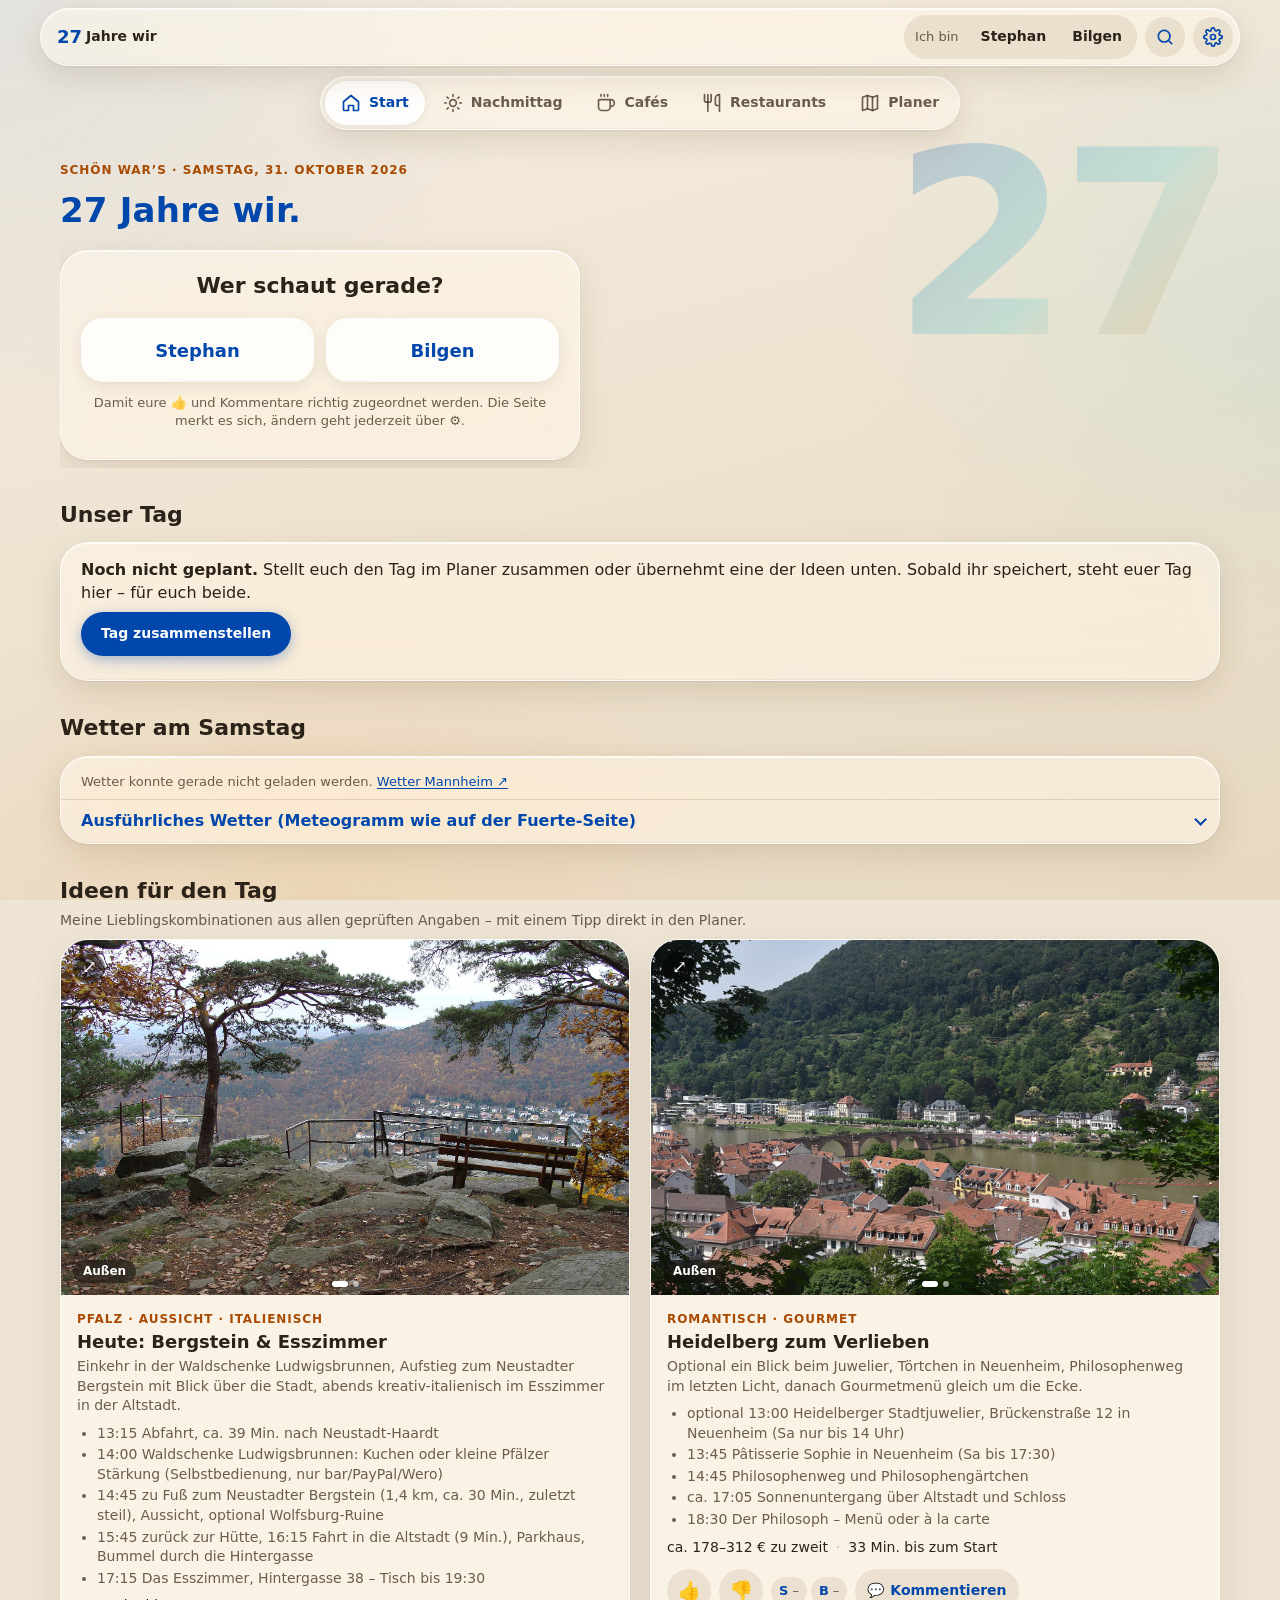
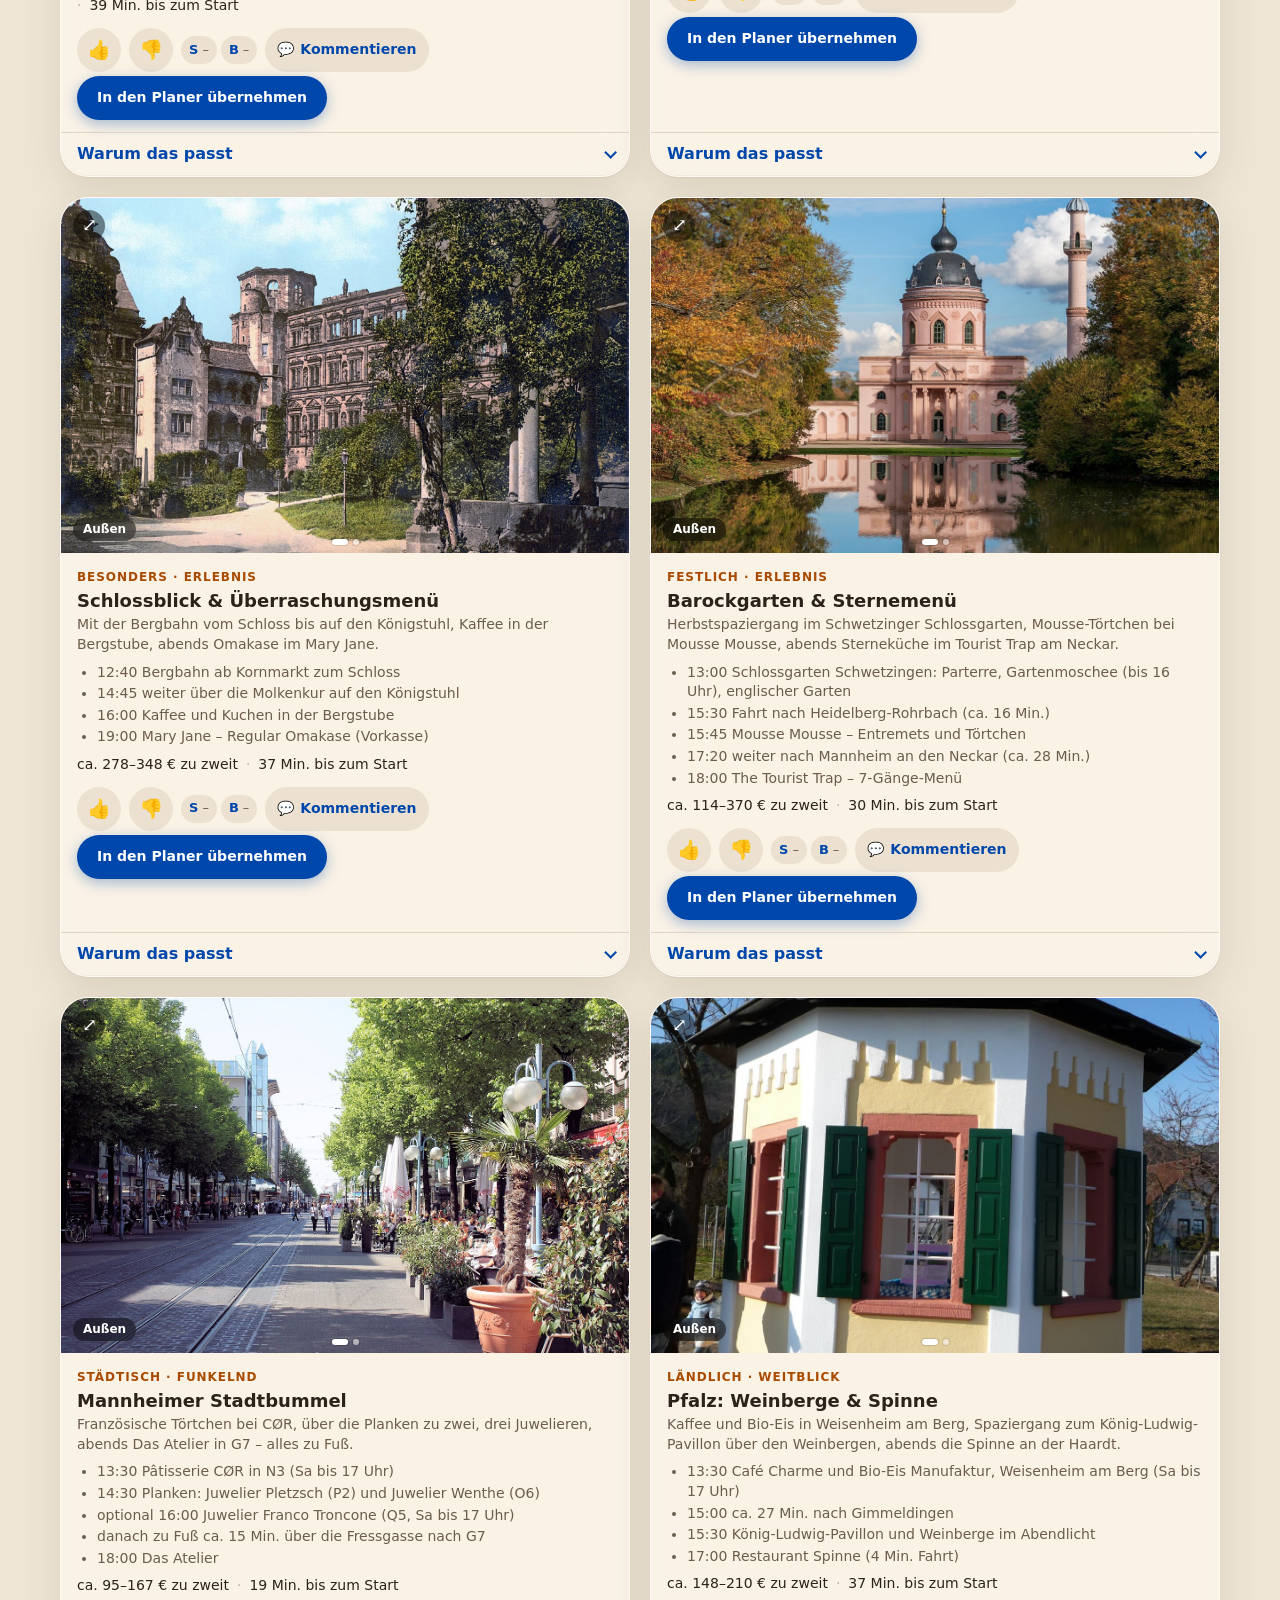
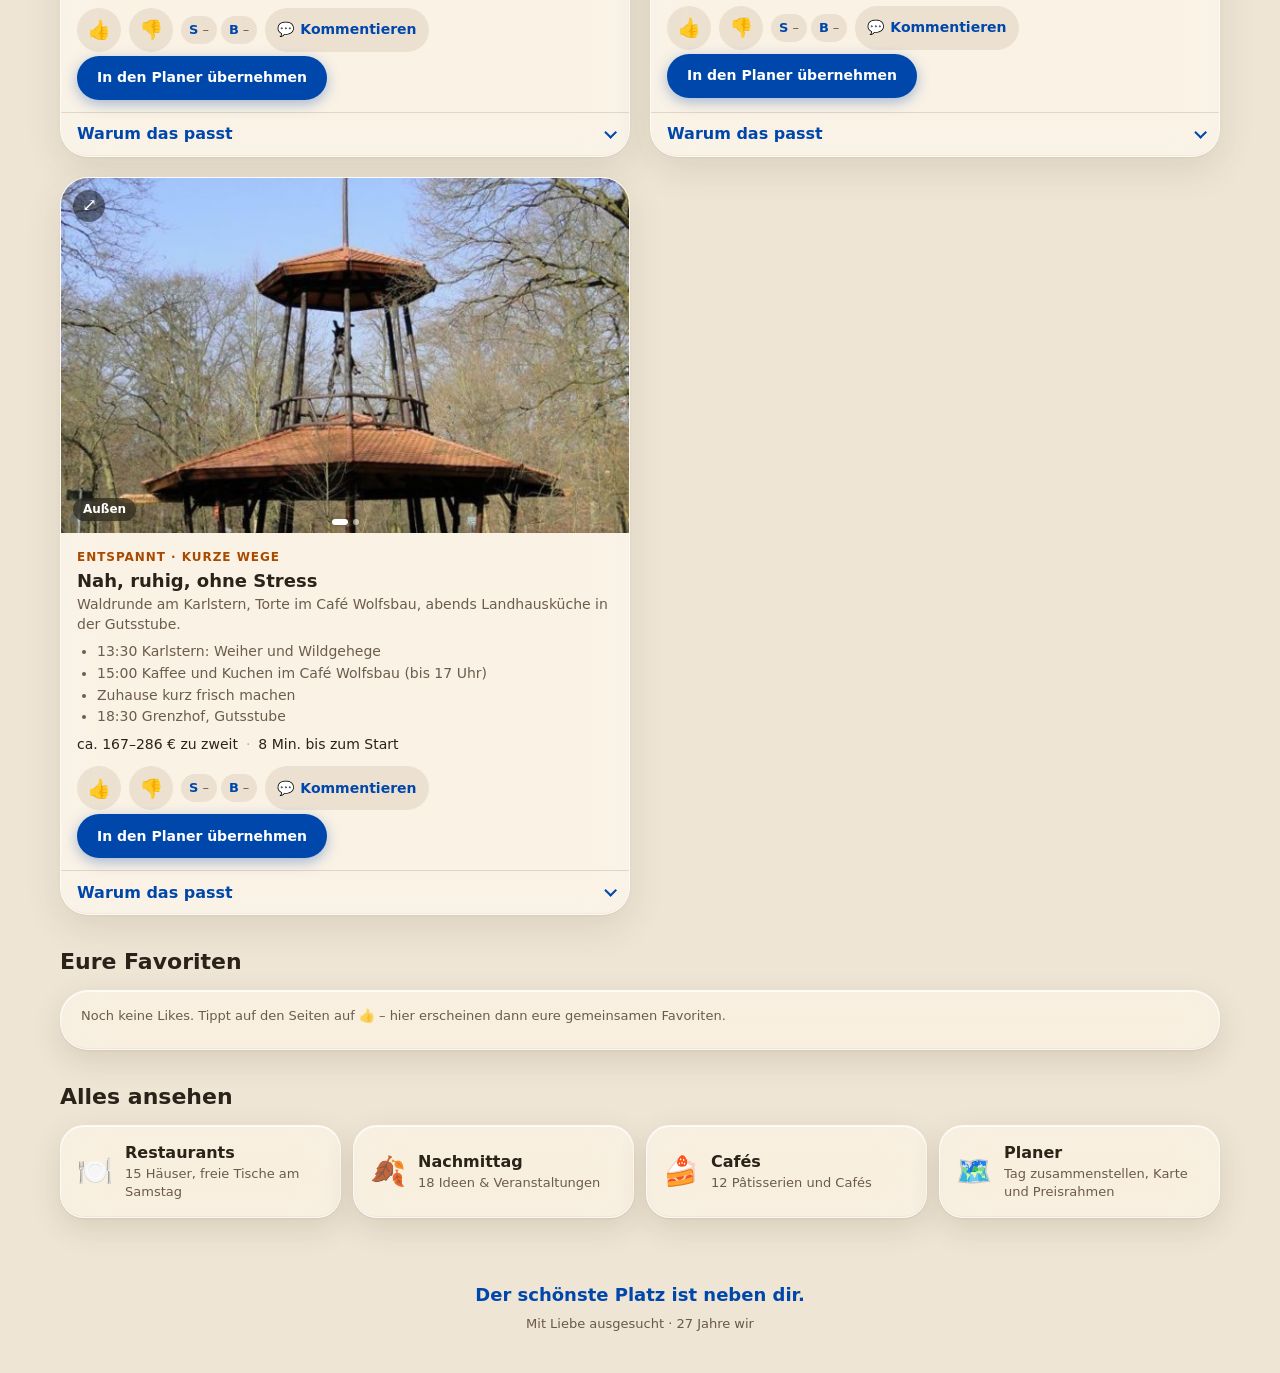
<file: index.html>
<!doctype html>
<html lang="de">
<head>
  <meta charset="utf-8">
  <meta name="robots" content="noindex, nofollow">
  <meta name="viewport" content="width=device-width, initial-scale=1, viewport-fit=cover">
  <meta name="color-scheme" content="light dark">
  <link rel="manifest" href="manifest.webmanifest">
  <link rel="icon" type="image/png" href="icons/icon-192.png?v=b">
  <link rel="apple-touch-icon" href="icons/icon-180.png?v=b">
  <meta name="apple-mobile-web-app-capable" content="yes">
  <meta name="mobile-web-app-capable" content="yes">
  <meta name="apple-mobile-web-app-title" content="Jahrestag">
  <meta name="apple-mobile-web-app-status-bar-style" content="black-translucent">
  <meta name="theme-color" content="#EEE5D5" media="(prefers-color-scheme: light)">
  <meta name="theme-color" content="#0A1430" media="(prefers-color-scheme: dark)">
  <meta name="description" content="Unser Jahrestag am Samstag, 31. Oktober 2026 – Restaurants, Nachmittag, Cafés und Planer.">
  <meta property="og:type" content="website">
  <meta property="og:locale" content="de_DE">
  <meta property="og:title" content="27 Jahre wir.">
  <meta property="og:description" content="Ein Tag nur für uns – Samstag, 31. Oktober 2026.">
  <meta property="og:url" content="https://stephandel.github.io/jubilaeum-2026/">
  <meta property="og:image" content="https://stephandel.github.io/jubilaeum-2026/icons/og.jpg?v=b">
  <meta property="og:image:width" content="1200">
  <meta property="og:image:height" content="630">
  <meta property="og:image:alt" content="27 Jahre wir. – Blick über Heidelberg">
  <meta name="twitter:card" content="summary_large_image">
  <title>27 Jahre wir</title>
  <script>try { var t = localStorage.getItem("jg-theme"); if (t === "light" || t === "dark") document.documentElement.dataset.theme = t; var g = Number(localStorage.getItem("jg-schrift")); if (g >= 90 && g <= 130) document.documentElement.style.setProperty("--schrift", g / 100); } catch (e) {}</script>
  <link rel="stylesheet" href="base.css?v=1e421c1b">
  <link rel="stylesheet" href="style.css?v=75716b2b">
</head>
<body data-seite="start">
  <a class="sprung" href="#inhalt">Zum Inhalt springen</a>
  <header class="titelzeile glas">
    <a class="marke" href="index.html" aria-label="27 Jahre wir – Startseite"><span class="marke-27" aria-hidden="true">27</span><span class="marke-text">Jahre wir</span></a>
    <div class="ichbin" role="group" aria-label="Ich bin">
      <span class="ichbin-label">Ich bin</span>
      <button type="button" class="seg" data-person="S" aria-pressed="false">Stephan</button>
      <button type="button" class="seg" data-person="B" aria-pressed="false">Bilgen</button>
    </div>
    <button type="button" class="kopf-knopf" id="suche-auf" aria-label="Suchen" aria-haspopup="dialog"><svg viewBox="0 0 24 24" aria-hidden="true"><circle cx="11" cy="11" r="7"/><path d="m20 20-3.5-3.5"/></svg></button>
    <button type="button" class="kopf-knopf" id="einst-auf" aria-label="Einstellungen" aria-haspopup="dialog"><svg viewBox="0 0 24 24" aria-hidden="true"><circle cx="12" cy="12" r="3"/><path d="M19.4 15a1.7 1.7 0 0 0 .3 1.8l.1.1a2 2 0 1 1-2.8 2.8l-.1-.1a1.7 1.7 0 0 0-1.8-.3 1.7 1.7 0 0 0-1 1.5V21a2 2 0 1 1-4 0v-.1a1.7 1.7 0 0 0-1.1-1.5 1.7 1.7 0 0 0-1.8.3l-.1.1a2 2 0 1 1-2.8-2.8l.1-.1a1.7 1.7 0 0 0 .3-1.8 1.7 1.7 0 0 0-1.5-1H3a2 2 0 1 1 0-4h.1a1.7 1.7 0 0 0 1.5-1.1 1.7 1.7 0 0 0-.3-1.8l-.1-.1a2 2 0 1 1 2.8-2.8l.1.1a1.7 1.7 0 0 0 1.8.3H9a1.7 1.7 0 0 0 1-1.5V3a2 2 0 1 1 4 0v.1a1.7 1.7 0 0 0 1 1.5 1.7 1.7 0 0 0 1.8-.3l.1-.1a2 2 0 1 1 2.8 2.8l-.1.1a1.7 1.7 0 0 0-.3 1.8V9a1.7 1.7 0 0 0 1.5 1H21a2 2 0 1 1 0 4h-.1a1.7 1.7 0 0 0-1.5 1Z"/></svg></button>
  </header>
  <nav class="tabbar glas" aria-label="Seiten">
    <a href="index.html" aria-current="page"><svg viewBox="0 0 24 24" aria-hidden="true"><path d="M3 10.5 12 3l9 7.5V20a1 1 0 0 1-1 1h-5v-6h-6v6H4a1 1 0 0 1-1-1Z"/></svg><span>Start</span></a>
    <a href="nachmittag.html"><svg viewBox="0 0 24 24" aria-hidden="true"><circle cx="12" cy="12" r="4"/><path d="M12 2v2M12 20v2M4.93 4.93l1.41 1.41M17.66 17.66l1.41 1.41M2 12h2M20 12h2M6.34 17.66l-1.41 1.41M19.07 4.93l-1.41 1.41"/></svg><span>Nachmittag</span></a>
    <a href="cafes.html"><svg viewBox="0 0 24 24" aria-hidden="true"><path d="M10 2v2M14 2v2M16 8a1 1 0 0 1 1 1v8a4 4 0 0 1-4 4H7a4 4 0 0 1-4-4V9a1 1 0 0 1 1-1h14a4 4 0 1 1 0 8h-1"/><path d="M6 2v2"/></svg><span>Cafés</span></a>
    <a href="restaurants.html"><svg viewBox="0 0 24 24" aria-hidden="true"><path d="M3 2v7c0 1.1.9 2 2 2h4a2 2 0 0 0 2-2V2"/><path d="M7 2v20"/><path d="M21 15V2a5 5 0 0 0-5 5v6c0 1.1.9 2 2 2h3Zm0 0v7"/></svg><span>Restaurants</span></a>
    <a href="planer.html"><svg viewBox="0 0 24 24" aria-hidden="true"><path d="M9 3 3 5v16l6-2 6 2 6-2V3l-6 2-6-2Z"/><path d="M9 3v16M15 5v16"/></svg><span>Planer</span></a>
  </nav>
  <main id="inhalt" class="inhalt" tabindex="-1">
    <noscript><p class="hinweiszeile">Bitte JavaScript einschalten – die Inhalte werden aus data.js aufgebaut.</p></noscript>
    <div id="app"></div>
  </main>
  <footer class="fuss">
    <p class="fuss-gross">Der schönste Platz ist neben dir.</p>
    <p class="fuss-klein">Mit Liebe ausgesucht · 27 Jahre wir</p>
  </footer>
  <div class="sheet-hinter" id="einst-hinter" hidden></div>
  <section class="sheet glas" id="einstellungen" role="dialog" aria-modal="true" aria-labelledby="einst-titel" hidden>
    <header class="sheet-kopf"><h2 id="einst-titel">Einstellungen</h2><button type="button" class="sheet-zu" data-zu="einstellungen" aria-label="Schließen">✕</button></header>
    <div class="einst-zeile"><span class="einst-label">Ich bin</span><div class="ichbin" role="group" aria-label="Ich bin">
      <button type="button" class="seg" data-person="S" aria-pressed="false">Stephan</button>
      <button type="button" class="seg" data-person="B" aria-pressed="false">Bilgen</button></div></div>
    <div class="einst-zeile"><span class="einst-label">Darstellung</span><button type="button" class="thema" id="thema" aria-label="Darstellung umschalten"></button></div>
    <div class="einst-zeile"><span class="einst-label">Schriftgröße</span><div class="schrift" role="group" aria-label="Schriftgröße">
      <button type="button" id="schrift-klein" aria-label="Schrift kleiner">A<small aria-hidden="true">−</small></button>
      <button type="button" id="schrift-gross" aria-label="Schrift größer">A<small aria-hidden="true">+</small></button></div></div>
    <div id="installieren"></div>
    <p class="hinweis">Likes, Kommentare und „Unser Tag“ sind für euch beide gemeinsam. Nach 15 Minuten Pause startet die Seite wieder auf der Startseite.</p>
  </section>
  <div class="sheet-hinter" id="suche-hinter" hidden></div>
  <section class="sheet glas suche-sheet" id="suchfenster" role="dialog" aria-modal="true" aria-label="Suchen" hidden>
    <div class="suche-kopf"><label class="suche-feld global"><svg viewBox="0 0 24 24" aria-hidden="true"><circle cx="11" cy="11" r="7"/><path d="m20 20-3.5-3.5"/></svg><span class="sr">Alles durchsuchen</span><input type="search" id="global-suche" placeholder="Restaurant, Café, Ort, Gericht …" autocomplete="off"></label><button type="button" class="sheet-zu" data-zu="suchfenster" aria-label="Schließen">✕</button></div>
    <ul class="such-treffer" id="such-treffer"></ul>
  </section>
  <div class="toast" id="toast" role="status" aria-live="polite"></div>
  <script src="data.js?v=954beff8"></script>
  <script src="likestore.js?v=988d4ba7"></script>
  <script src="start.js?v=7bc0b1ce"></script>
  <script src="script.js?v=48095c36"></script>
</body>
</html>
</file>
<file: base.css>
/* apple-ui/base.css — einmal pro App einbinden, Werte nur über Variablen nutzen */

:root {
  /* Schrift */
  --font: -apple-system, "SF Pro Text", system-ui, sans-serif;
  --fs-large-title: 2.125rem; /* 34 */
  --fs-title1: 1.75rem;       /* 28 */
  --fs-title2: 1.375rem;      /* 22 */
  --fs-title3: 1.25rem;       /* 20 */
  --fs-body: 1.0625rem;       /* 17 */
  --fs-subhead: 0.9375rem;    /* 15 */
  --fs-footnote: 0.8125rem;   /* 13 */
  --fs-caption: 0.75rem;      /* 12 */

  /* Abstände */
  --s1: 4px; --s2: 8px; --s3: 12px; --s4: 16px;
  --s5: 20px; --s6: 24px; --s8: 32px; --tap: 44px;
  --rand: var(--s4);
  --r-kachel: 16px; --r-button: 12px; --r-chip: 999px;

  /* Systemfarben */
  --blau: #007AFF; --gruen: #34C759; --orange: #FF9500;
  --rot: #FF3B30; --gelb: #FFCC00; --indigo: #5856D6; --teal: #30B0C7;
  --akzent: var(--blau);

  /* Hell */
  --bg: #F2F2F7;
  --bg-2: #FFFFFF;
  --label: #000000;
  --label-2: rgba(60,60,67,.6);
  --label-3: rgba(60,60,67,.3);
  --trenner: rgba(60,60,67,.29);

  --fuellung: rgba(120,120,128,.2);
  --glas-bg: rgba(255,255,255,.7);
  --glas-rand: rgba(255,255,255,.4);
  --glas-schatten: 0 8px 32px rgba(0,0,0,.12);

  /* Bewegung */
  --ease: cubic-bezier(.32,.72,0,1);
  --dauer: 280ms;

  /* Safe Areas */
  --safe-top: env(safe-area-inset-top, 0px);
  --safe-bottom: env(safe-area-inset-bottom, 0px);
  --safe-left: env(safe-area-inset-left, 0px);
  --safe-right: env(safe-area-inset-right, 0px);
}

@media (prefers-color-scheme: dark) {
  :root {
    --bg: #000000;
    --bg-2: #1C1C1E;
    --label: #FFFFFF;
    --label-2: rgba(235,235,245,.6);
    --label-3: rgba(235,235,245,.3);
    --trenner: rgba(84,84,88,.6);
    --fuellung: rgba(120,120,128,.36);
    --glas-bg: rgba(28,28,30,.6);
    --glas-rand: rgba(255,255,255,.15);
    --glas-schatten: 0 8px 32px rgba(0,0,0,.5);
    --blau: #0A84FF; --gruen: #30D158; --orange: #FF9F0A;
    --rot: #FF453A; --gelb: #FFD60A; --indigo: #5E5CE6; --teal: #40C8E0;
  }
}

@media (min-width: 768px) { :root { --rand: var(--s5); } }

/* Grundlayout */
*, *::before, *::after { box-sizing: border-box; }
html { -webkit-text-size-adjust: 100%; }
body {
  margin: 0;
  font-family: var(--font);
  font-size: var(--fs-body);
  line-height: 1.35;
  color: var(--label);
  background: var(--bg);
  -webkit-font-smoothing: antialiased;
  overscroll-behavior-y: none;
}
button, input, select { font: inherit; color: inherit; }
button { background: none; border: 0; padding: 0; cursor: pointer; }
.zahlen { font-variant-numeric: tabular-nums; }

/* Textstufen */
.t-large-title { font-size: var(--fs-large-title); font-weight: 700; letter-spacing: .37px; }
.t-title1   { font-size: var(--fs-title1); font-weight: 700; }
.t-title2   { font-size: var(--fs-title2); font-weight: 700; }
.t-title3   { font-size: var(--fs-title3); font-weight: 600; }
.t-body     { font-size: var(--fs-body); }
.t-subhead  { font-size: var(--fs-subhead); }
.t-footnote { font-size: var(--fs-footnote); color: var(--label-2); }
.t-caption  { font-size: var(--fs-caption); color: var(--label-2); text-transform: uppercase; letter-spacing: .06em; }

/* Glas */
.glas {
  background: var(--glas-bg);
  border: 1px solid var(--glas-rand);
  box-shadow: var(--glas-schatten);
  -webkit-backdrop-filter: blur(20px) saturate(180%);
  backdrop-filter: blur(20px) saturate(180%);
}
@supports not (backdrop-filter: blur(1px)) {
  .glas { background: color-mix(in srgb, var(--bg-2) 92%, transparent); }
}

/* Bauteile */
.kachel {
  background: var(--bg-2);
  border-radius: var(--r-kachel);
  padding: var(--s4);
}
.kachel.glas { background: var(--glas-bg); }

.button {
  min-height: var(--tap);
  padding: 0 var(--s5);
  border-radius: var(--r-button);
  background: var(--akzent);
  color: #fff;
  font-weight: 600;
  display: inline-flex; align-items: center; justify-content: center;
  transition: opacity var(--dauer) var(--ease), transform var(--dauer) var(--ease);
}
.button.leise { background: var(--fuellung); color: var(--akzent); }
.button.rand  { background: none; border: 1px solid var(--trenner); color: var(--akzent); }

.chip {
  height: 32px; padding: 0 var(--s3);
  border-radius: var(--r-chip);
  background: var(--fuellung);
  font-size: var(--fs-subhead); font-weight: 500;
  display: inline-flex; align-items: center; gap: var(--s1);
}
.chip.aktiv { background: var(--akzent); color: #fff; }

.tippbar:active, .button:active, .chip:active { opacity: .6; transform: scale(.97); }

/* Titelzeile und Tab-Leiste */
.titelzeile {
  position: sticky; top: 0; z-index: 20;
  padding: calc(var(--safe-top) + var(--s2)) var(--rand) var(--s2);
  min-height: calc(var(--safe-top) + var(--tap));
  display: flex; align-items: center; gap: var(--s3);
}
.tabbar {
  position: fixed; left: 0; right: 0; bottom: 0; z-index: 20;
  display: flex;
  padding: var(--s1) var(--safe-right) var(--safe-bottom) var(--safe-left);
}
.tabbar button {
  flex: 1; min-height: calc(var(--tap) + 6px);
  display: flex; flex-direction: column; align-items: center; gap: 2px;
  font-size: var(--fs-caption); font-weight: 500; color: var(--label-2); /* 12 px; Apple nutzt 10 pt, wir bleiben über dem 11-px-Minimum */
}
.tabbar button[aria-selected="true"] { color: var(--akzent); }
.tabbar svg { width: 24px; height: 24px; }
.inhalt { padding: 0 var(--rand) calc(var(--tap) + var(--safe-bottom) + var(--s6)); }

/* Listen */
.liste { background: var(--bg-2); border-radius: var(--r-kachel); overflow: hidden; }
.liste > * {
  min-height: var(--tap); padding: var(--s3) var(--s4);
  display: flex; align-items: center; gap: var(--s3);
}
.liste > * + * { border-top: 1px solid var(--trenner); }

/* Zustände */
.skeleton {
  background: linear-gradient(90deg, var(--fuellung) 25%, transparent 50%, var(--fuellung) 75%);
  background-size: 200% 100%;
  animation: skeleton 1.4s infinite linear;
  border-radius: var(--s2);
}
@keyframes skeleton { to { background-position: -200% 0; } }
.leer {
  text-align: center; padding: var(--s8) var(--rand);
  color: var(--label-2);
}
.leer svg { width: 48px; height: 48px; margin-bottom: var(--s3); }

/* Bewegung */
@media (prefers-reduced-motion: reduce) {
  *, *::before, *::after { animation-duration: .01ms !important; transition-duration: .01ms !important; }
}

/* Fokus */
:focus-visible { outline: 2px solid var(--akzent); outline-offset: 2px; border-radius: var(--r-button); }

/* ===== iPad: ab 768 px (regular Breite), siehe module/ipad.md ===== */
.seitenleiste { display: none; }
.lesebreite { max-width: 680px; }
@media (min-width: 768px) {
  /* Tab-Leiste wandert nach oben in die Titelzeile, Symbol und Label nebeneinander */
  .tabbar { position: sticky; top: 0; bottom: auto; padding: var(--s1) var(--rand); justify-content: center; gap: var(--s2); }
  .tabbar button { flex: 0 0 auto; flex-direction: row; gap: var(--s2); min-height: var(--tap); padding: 0 var(--s3); font-size: var(--fs-subhead); border-radius: var(--r-button); }
  .tabbar button[aria-selected="true"] { background: var(--fuellung); }
  .tabbar svg { width: 20px; height: 20px; }
  .inhalt { padding-bottom: var(--s6); }

  /* Seitenleiste + Inhalt als Spalten */
  .split { display: grid; grid-template-columns: var(--sl-breite, 280px) 1fr; min-height: 100dvh; }
  .split.drei { grid-template-columns: var(--sl-breite, 260px) var(--liste-breite, 320px) 1fr; }
  .split > * + * { border-left: 1px solid var(--trenner); }
  .seitenleiste { display: block; position: sticky; top: 0; height: 100dvh; overflow-y: auto; padding: calc(var(--safe-top) + var(--s4)) var(--s3) var(--s4); }
  .seitenleiste .gruppe { margin-bottom: var(--s5); }
  .seitenleiste .gruppe > .t-caption { padding: 0 var(--s3) var(--s2); }
  .seitenleiste a, .seitenleiste button {
    display: flex; align-items: center; gap: var(--s3); width: 100%;
    min-height: var(--tap); padding: 0 var(--s3); border-radius: var(--s2);
    color: var(--label); text-decoration: none;
  }
  .seitenleiste svg { width: 20px; height: 20px; color: var(--akzent); flex: 0 0 auto; }
  .seitenleiste [aria-current="page"], .seitenleiste [aria-selected="true"] { background: var(--fuellung); }
}

/* ===== Zeiger (Trackpad/Maus): Hover nur hier, siehe module/ipad.md Abschnitt 5 ===== */
@media (hover: hover) and (pointer: fine) {
  .tabbar button:hover, .chip:hover, .button.leise:hover, .seitenleiste a:hover, .seitenleiste button:hover { background: var(--fuellung); }
  .button:hover { filter: brightness(1.08); }
  .liste > *:hover, .kachel.tippbar:hover { background: color-mix(in srgb, var(--bg-2) 94%, var(--label)); }
  a { cursor: pointer; }
  button, .button, .chip { cursor: default; }   /* Mac-Konvention: Knöpfe behalten den Pfeil */
  input, select, textarea { accent-color: var(--akzent); }
}

/* ===== Mac-Dichte: breites Fenster mit Zeiger, siehe module/mac.md ===== */
@media (min-width: 1024px) and (hover: hover) and (pointer: fine) {
  :root {
    --fs-large-title: 1.625rem; /* 26 */
    --fs-title1: 1.375rem;      /* 22 */
    --fs-title2: 1.0625rem;     /* 17 */
    --fs-title3: 0.9375rem;     /* 15 */
    --fs-body: 0.8125rem;       /* 13 */
    --fs-subhead: 0.6875rem;    /* 11 */
    --fs-footnote: 0.625rem;    /* 10 */
    --fs-caption: 0.625rem;     /* 10 */
    --tap: 28px;
    --r-kachel: 12px; --r-button: 6px;
  }
  body { line-height: 1.25; }
  .kachel { padding: var(--s3); }
  .glas { -webkit-backdrop-filter: blur(12px) saturate(160%); backdrop-filter: blur(12px) saturate(160%); }
  .tippbar:active, .button:active, .chip:active { transform: none; opacity: .75; } /* kein Scale auf dem Mac */
}
/* Inaktives Fenster (JS setzt data-inaktiv auf <html>, wenn document.hasFocus() false ist) */
:root[data-inaktiv] .glas { background: var(--bg-2); -webkit-backdrop-filter: none; backdrop-filter: none; }
:root[data-inaktiv] { --akzent: var(--label-2); }
</file>
<file: style.css>
/* Jubiläums-Guide – Projektwerte (wie tokens.css), nach base.css eingebunden */

:root {
  --kobalt: #0047AB;
  --kobalt-hell: #E6EEFA;
  --tuerkis: #00737D;
  --tuerkis-fl: #2EC4CF;
  --warm: #A84A00;            /* Text-Orange, AA auf Weiß */
  --warm-fl: #FF9A3C;         /* Flächen-Orange */
  --akzent: var(--kobalt);
  --karte-bg: rgba(255,255,255,.82);
  --karte-rand: rgba(255,255,255,.7);
  --karte-schatten: 0 8px 32px rgba(0,40,110,.10), 0 1px 2px rgba(0,0,0,.06);
  --ok-bg: #DDF5E3;   --ok-text: #155C2B;
  --mitte-bg: #FFF1C2; --mitte-text: #6B4E00;
  --nein-bg: #FDE2E0; --nein-text: #A3201A;
  --ng-text: #6B4E00;
  --seiten-bg-1: rgba(0,71,171,.10);
  --seiten-bg-2: rgba(46,196,207,.12);
  --seiten-bg-3: rgba(255,154,60,.10);
}

/* Dunkel – automatisch (wenn nicht manuell Hell gewählt) */
@media (prefers-color-scheme: dark) {
  :root:not([data-theme="light"]) {
    --kobalt: #7FA8FF;
    --kobalt-hell: rgba(127,168,255,.16);
    --tuerkis: #5ED9E2;
    --warm: #FFB466;
    --karte-bg: rgba(28,28,30,.78);
    --karte-rand: rgba(255,255,255,.10);
    --karte-schatten: 0 8px 32px rgba(0,0,0,.45);
    --ok-bg: rgba(48,209,88,.18);   --ok-text: #7EE2A0;
    --mitte-bg: rgba(255,214,10,.16); --mitte-text: #FFD95A;
    --nein-bg: rgba(255,69,58,.18); --nein-text: #FF8E86;
    --ng-text: #FFD95A;
    --seiten-bg-1: rgba(0,71,171,.28);
    --seiten-bg-2: rgba(46,196,207,.10);
    --seiten-bg-3: rgba(255,154,60,.08);
  }
}

/* Manuell Hell (überschreibt System-Dunkel) */
:root[data-theme="light"] {
  color-scheme: light;
  --bg: #F2F2F7; --bg-2: #FFFFFF; --label: #000000;
  --label-2: rgba(60,60,67,.72); --label-3: rgba(60,60,67,.3);
  --trenner: rgba(60,60,67,.29); --fuellung: rgba(120,120,128,.16);
  --glas-bg: rgba(255,255,255,.7); --glas-rand: rgba(255,255,255,.4);
  --glas-schatten: 0 8px 32px rgba(0,0,0,.12);
}

/* Manuell Dunkel */
:root[data-theme="dark"] {
  color-scheme: dark;
  --bg: #000000; --bg-2: #1C1C1E; --label: #FFFFFF;
  --label-2: rgba(235,235,245,.7); --label-3: rgba(235,235,245,.3);
  --trenner: rgba(84,84,88,.6); --fuellung: rgba(120,120,128,.36);
  --glas-bg: rgba(28,28,30,.6); --glas-rand: rgba(255,255,255,.15);
  --glas-schatten: 0 8px 32px rgba(0,0,0,.5);
  --kobalt: #7FA8FF; --kobalt-hell: rgba(127,168,255,.16);
  --tuerkis: #5ED9E2; --warm: #FFB466;
  --karte-bg: rgba(28,28,30,.78); --karte-rand: rgba(255,255,255,.10);
  --karte-schatten: 0 8px 32px rgba(0,0,0,.45);
  --ok-bg: rgba(48,209,88,.18);   --ok-text: #7EE2A0;
  --mitte-bg: rgba(255,214,10,.16); --mitte-text: #FFD95A;
  --nein-bg: rgba(255,69,58,.18); --nein-text: #FF8E86;
  --ng-text: #FFD95A;
  --seiten-bg-1: rgba(0,71,171,.28); --seiten-bg-2: rgba(46,196,207,.10); --seiten-bg-3: rgba(255,154,60,.08);
}

/* label-2 etwas kräftiger als Apple-Standard, damit Kleingedrucktes AA erreicht */
:root { --label-2: rgba(60,60,67,.78); }
@media (prefers-color-scheme: dark) { :root:not([data-theme="light"]) { --label-2: rgba(235,235,245,.72); } }

/* Mac-Dichte aus base.css für diesen Guide abschwächen: Lesetext und Tippflächen bleiben groß */
@media (min-width: 1024px) and (hover: hover) and (pointer: fine) {
  :root {
    --fs-large-title: 2.125rem; --fs-title1: 1.75rem; --fs-title2: 1.375rem; --fs-title3: 1.125rem;
    --fs-body: 1rem; --fs-subhead: .875rem; --fs-footnote: .8125rem; --fs-caption: .75rem;
    --tap: 44px; --r-kachel: 16px; --r-button: 12px;
  }
  body { line-height: 1.4; }
}

/* ---------- Grundlayout ---------- */
body { min-height: 100vh; }
body::before {
  content: ""; position: fixed; inset: 0; z-index: -1; pointer-events: none;
  background:
    radial-gradient(60vmax 50vmax at 0% 0%, var(--seiten-bg-1), transparent 70%),
    radial-gradient(50vmax 40vmax at 100% 30%, var(--seiten-bg-2), transparent 70%),
    radial-gradient(50vmax 40vmax at 30% 100%, var(--seiten-bg-3), transparent 70%),
    var(--bg);
}
a { color: var(--akzent); text-underline-offset: 2px; }
h1, h2, h3, h4 { margin: 0; }
p { margin: 0 0 var(--s2); }
.sr { position: absolute; width: 1px; height: 1px; overflow: hidden; clip: rect(0 0 0 0); white-space: nowrap; }
.sprung { position: absolute; left: var(--s4); top: -100px; z-index: 50; background: var(--bg-2); padding: var(--s3) var(--s4); border-radius: var(--r-button); }
.sprung:focus { top: calc(var(--safe-top) + var(--s2)); }
main:focus { outline: none; }
.inhalt { max-width: 1200px; margin: 0 auto; padding-left: calc(var(--rand) + var(--safe-left)); padding-right: calc(var(--rand) + var(--safe-right)); }
[id] { scroll-margin-top: 120px; }

/* ---------- Titelzeile ---------- */
.titelzeile { justify-content: space-between; flex-wrap: wrap; border-width: 0 0 1px; }
.marke { display: inline-flex; align-items: baseline; gap: var(--s1); text-decoration: none; color: var(--label); min-height: var(--tap); align-items: center; }
.marke-27 { font-weight: 800; font-size: var(--fs-title3); color: var(--kobalt); font-variant-numeric: tabular-nums; }
.marke-text { font-weight: 600; font-size: var(--fs-subhead); }
.ichbin { display: inline-flex; align-items: center; gap: 2px; background: var(--fuellung); border-radius: var(--r-button); padding: 2px; margin-left: auto; }
.ichbin-label { font-size: var(--fs-footnote); color: var(--label-2); padding: 0 var(--s2); }
.seg { min-height: 40px; min-width: 44px; padding: 0 var(--s3); border-radius: 10px; font-size: var(--fs-subhead); font-weight: 600; color: var(--label); }
.seg[aria-pressed="true"] { background: var(--bg-2); color: var(--kobalt); box-shadow: 0 1px 4px rgba(0,0,0,.15); }
.thema { min-width: var(--tap); min-height: var(--tap); display: inline-flex; align-items: center; justify-content: center; gap: var(--s1); border-radius: var(--r-button); color: var(--akzent); }
.thema svg, .tabbar svg { fill: none; stroke: currentColor; stroke-width: 2; stroke-linecap: round; stroke-linejoin: round; }
.thema svg { width: 22px; height: 22px; }
.thema-text { font-size: var(--fs-footnote); font-weight: 600; }
@media (max-width: 420px) { .thema-text, .ichbin-label { position: absolute; width: 1px; height: 1px; overflow: hidden; clip: rect(0 0 0 0); } }

/* ---------- Tab-Leiste mit Links ---------- */
.tabbar { border-width: 1px 0 0; }
.tabbar a {
  flex: 1; min-height: calc(var(--tap) + 6px); text-decoration: none;
  display: flex; flex-direction: column; align-items: center; justify-content: center; gap: 2px;
  font-size: var(--fs-caption); font-weight: 600; color: var(--label-2);
}
.tabbar a[aria-current="page"] { color: var(--akzent); }
.tabbar a:active { opacity: .6; }
@media (min-width: 768px) {
  .tabbar { top: calc(var(--tap) + var(--s4) + var(--safe-top)); z-index: 19; border-width: 0 0 1px; }
  .tabbar a { flex: 0 0 auto; flex-direction: row; gap: var(--s2); min-height: var(--tap); padding: 0 var(--s4); font-size: var(--fs-subhead); border-radius: var(--r-button); }
  .tabbar a[aria-current="page"] { background: var(--fuellung); }
  .tabbar svg { width: 20px; height: 20px; }
}
@media (hover: hover) and (pointer: fine) { .tabbar a:hover { background: var(--fuellung); } }

/* ---------- Hero ---------- */
.hero { position: relative; padding: var(--s8) 0 var(--s4); overflow: hidden; }
.hero-27 {
  position: absolute; right: -8px; top: 0; z-index: -1;
  font-size: clamp(9rem, 32vw, 16rem); font-weight: 800; line-height: .9; letter-spacing: -.04em;
  color: transparent;
  background: linear-gradient(135deg, color-mix(in srgb, var(--kobalt) 22%, transparent), color-mix(in srgb, var(--tuerkis-fl) 18%, transparent) 55%, color-mix(in srgb, var(--warm-fl) 26%, transparent));
  -webkit-background-clip: text; background-clip: text;
  font-variant-numeric: tabular-nums; user-select: none;
}
.hero-label { font-size: var(--fs-caption); text-transform: uppercase; letter-spacing: .08em; font-weight: 700; color: var(--warm); }
.hero h1 { font-size: var(--fs-large-title); font-weight: 800; letter-spacing: .2px; color: var(--kobalt); margin-bottom: var(--s1); }
.hero.klein h1 { font-size: var(--fs-title1); }
.hero-unter { font-size: var(--fs-title3); font-weight: 600; }
.hero-satz { max-width: 36em; color: var(--label-2); }
.hero-datum { font-weight: 600; color: var(--tuerkis); }
.kopfzeile { font-size: var(--fs-subhead); font-weight: 600; padding: var(--s2) var(--s3); border-radius: var(--r-chip); background: var(--kobalt-hell); color: var(--kobalt); display: inline-block; }
.hinweiszeile { font-size: var(--fs-footnote); color: var(--label-2); margin-top: var(--s3); max-width: 60em; }

/* ---------- Blöcke, Steuerung ---------- */
.block { margin-top: var(--s8); }
.block > h2 { font-size: var(--fs-title2); margin-bottom: var(--s3); }
.unterzeile { color: var(--label-2); font-size: var(--fs-subhead); margin-top: calc(-1 * var(--s2)); }
.glas-leicht { background: var(--karte-bg); border: 1px solid var(--karte-rand); box-shadow: var(--karte-schatten); -webkit-backdrop-filter: blur(16px) saturate(160%); backdrop-filter: blur(16px) saturate(160%); }
.steuer { border-radius: var(--r-kachel); padding: var(--s3); margin: var(--s4) 0; display: grid; gap: var(--s3); }
.steuer-zeile { display: flex; flex-wrap: wrap; gap: var(--s2); align-items: center; }
.steuer-label { font-size: var(--fs-footnote); color: var(--label-2); font-weight: 600; margin-right: var(--s1); }
.chip { min-height: var(--tap); height: auto; text-decoration: none; color: var(--label); }
.chip[aria-pressed="true"] { background: var(--akzent); color: #fff; }
:root[data-theme="dark"] .chip[aria-pressed="true"] { color: #000; }
@media (prefers-color-scheme: dark) { :root:not([data-theme="light"]) .chip[aria-pressed="true"] { color: #000; } }
.filter label { display: inline-flex; align-items: center; gap: var(--s2); font-size: var(--fs-subhead); min-height: var(--tap); }
.filter select { min-height: 40px; padding: 0 var(--s2); border-radius: 10px; border: 1px solid var(--trenner); background: var(--bg-2); }
.check input { width: 22px; height: 22px; accent-color: var(--akzent); }
label.check { display: inline-flex; align-items: center; gap: var(--s2); min-height: var(--tap); font-size: var(--fs-subhead); }

/* ---------- Übersichtstabelle ---------- */
.tabelle-wrap { overflow-x: auto; }
.uebersicht { width: 100%; border-collapse: separate; border-spacing: 0; background: var(--karte-bg); border: 1px solid var(--karte-rand); border-radius: var(--r-kachel); box-shadow: var(--karte-schatten); overflow: hidden; font-size: var(--fs-subhead); }
.uebersicht th, .uebersicht td { text-align: left; padding: var(--s3); vertical-align: middle; border-bottom: 1px solid var(--trenner); }
.uebersicht thead th { font-size: var(--fs-caption); text-transform: uppercase; letter-spacing: .05em; color: var(--label-2); font-weight: 700; }
.uebersicht tbody tr:last-child > * { border-bottom: 0; }
.uebersicht tbody th a { font-weight: 700; font-size: var(--fs-body); text-decoration: none; display: inline-flex; min-height: 32px; align-items: center; }
.uebersicht td[data-label="Autofahrt"] { white-space: nowrap; }
.uebersicht .ort { display: block; font-size: var(--fs-footnote); color: var(--label-2); font-weight: 400; }
.uebersicht tr[data-status="nein"] { opacity: .75; }
@media (max-width: 767px) {
  .uebersicht, .uebersicht tbody { display: block; }
  .uebersicht thead { display: none; }
  .uebersicht tr { display: grid; grid-template-columns: repeat(3, minmax(0, 1fr)); gap: var(--s1) var(--s3); padding: var(--s3); border-bottom: 1px solid var(--trenner); }
  .uebersicht td[data-label="Likes"]::before { display: none; }
  .uebersicht td[data-label="Autofahrt"] { white-space: normal; }
  .uebersicht tbody tr:last-child { border-bottom: 0; }
  .uebersicht th, .uebersicht td { padding: 0; border: 0; }
  .uebersicht tbody th { grid-column: 1 / -1; }
  .uebersicht td::before { content: attr(data-label); display: block; font-size: var(--fs-caption); color: var(--label-2); text-transform: uppercase; letter-spacing: .04em; }
  .uebersicht td.td-status, .uebersicht td[data-label="Likes"] { grid-column: 1 / -1; }
}
.schnelllinks { display: flex; flex-wrap: wrap; gap: var(--s2); margin-top: var(--s4); align-items: center; }
.schnell-trenner { font-size: var(--fs-footnote); color: var(--label-2); font-weight: 600; margin-left: var(--s2); }

/* ---------- Status, Tags ---------- */
.status { display: inline-flex; align-items: center; gap: var(--s1); padding: 4px var(--s3); border-radius: var(--r-chip); font-size: var(--fs-footnote); font-weight: 700; line-height: 1.3; }
.status.ja { background: var(--ok-bg); color: var(--ok-text); }
.status.unbekannt { background: var(--mitte-bg); color: var(--mitte-text); }
.status.nein { background: var(--nein-bg); color: var(--nein-text); }
.status-tel { font-size: var(--fs-footnote); white-space: nowrap; }
.status-tel a, a.tel { display: inline-flex; align-items: center; min-height: var(--tap); font-weight: 600; }
.status-zeile { display: flex; flex-wrap: wrap; align-items: center; gap: var(--s2); margin: var(--s2) 0; }
.tag { display: inline-block; padding: 2px var(--s2); border-radius: var(--r-chip); font-size: var(--fs-caption); font-weight: 700; letter-spacing: .03em; vertical-align: middle; }
.tag.zusatz { background: var(--kobalt-hell); color: var(--kobalt); }
.tag.warn { background: var(--nein-bg); color: var(--nein-text); }
.tag.grenz { background: var(--mitte-bg); color: var(--mitte-text); }
.tag.event { background: color-mix(in srgb, var(--warm-fl) 22%, transparent); color: var(--warm); }
.ng { color: var(--ng-text); font-style: italic; }

/* ---------- Likes ---------- */
.likes { display: flex; flex-wrap: wrap; align-items: center; gap: var(--s2); margin: var(--s2) 0; }
.like { width: var(--tap); height: var(--tap); border-radius: var(--r-button); background: var(--fuellung); font-size: 1.15rem; display: inline-flex; align-items: center; justify-content: center; transition: transform var(--dauer) var(--ease), background-color var(--dauer) var(--ease); }
.like:active { transform: scale(.92); }
.like.hoch[aria-pressed="true"] { background: var(--ok-bg); box-shadow: inset 0 0 0 2px var(--ok-text); }
.like.runter[aria-pressed="true"] { background: var(--nein-bg); box-shadow: inset 0 0 0 2px var(--nein-text); }
.stimmen { display: inline-flex; gap: var(--s1); }
.chip-person { display: inline-flex; align-items: center; gap: 4px; height: 28px; padding: 0 var(--s2); border-radius: var(--r-chip); background: var(--fuellung); font-size: var(--fs-footnote); }
.chip-person b { font-weight: 800; color: var(--kobalt); }
.chip-person.hoch { background: var(--ok-bg); }
.chip-person.runter { background: var(--nein-bg); }
.likes-laden .stimmen { opacity: .4; }

/* ---------- Kommentare ---------- */
.komm { margin: 0 0 var(--s2); }
.komm-leiste { display: flex; flex-wrap: wrap; align-items: center; gap: var(--s2); }
.komm-knopf, .komm-mehr { min-height: var(--tap); padding: 0 var(--s3); border-radius: var(--r-button); background: var(--fuellung); color: var(--akzent); font-size: var(--fs-subhead); font-weight: 600; display: inline-flex; align-items: center; gap: 6px; }
.komm-mehr { background: none; padding: 0 var(--s2); }
.komm-liste { list-style: none; margin: var(--s2) 0 0; padding: 0; display: grid; gap: var(--s2); }
.komm-liste li { position: relative; padding: var(--s2) var(--s3); border-radius: var(--r-button); background: var(--fuellung); display: grid; gap: 2px; }
.komm-kopf { font-size: var(--fs-footnote); color: var(--text-2, inherit); opacity: .8; }
.komm-kopf b { color: var(--kobalt); }
.komm-text { white-space: pre-wrap; overflow-wrap: anywhere; }
.komm-weg { justify-self: start; min-height: 32px; padding: 0; background: none; color: var(--nein-text); font-size: var(--fs-footnote); }
.komm-form { margin-top: var(--s2); display: grid; gap: var(--s2); }
.komm-form textarea { width: 100%; box-sizing: border-box; min-height: 64px; padding: var(--s2) var(--s3); border-radius: var(--r-button); border: 1px solid var(--trenner); background: var(--fuellung); color: inherit; font: inherit; resize: vertical; }
.komm-knoepfe { display: flex; gap: var(--s2); }
.komm-senden, .komm-abbrechen { min-height: var(--tap); padding: 0 var(--s4, 16px); border-radius: var(--r-button); font-weight: 600; }
.komm-senden { background: var(--akzent); color: #fff; }
.komm-senden:disabled { opacity: .5; }
.komm-abbrechen { background: var(--fuellung); color: var(--akzent); }

/* ---------- Karten ---------- */
.karten { display: grid; gap: var(--s5); grid-template-columns: 1fr; align-items: start; }
@media (min-width: 768px) { .karten { grid-template-columns: repeat(2, minmax(0, 1fr)); } }
@media (min-width: 1150px) { .karten { grid-template-columns: repeat(3, minmax(0, 1fr)); } }
.karte {
  border-radius: 24px; overflow: hidden;
  background: var(--karte-bg); border: 1px solid var(--karte-rand); box-shadow: var(--karte-schatten);
  -webkit-backdrop-filter: blur(16px) saturate(160%); backdrop-filter: blur(16px) saturate(160%);
}
@supports not (backdrop-filter: blur(1px)) { .karte, .glas-leicht { background: color-mix(in srgb, var(--bg-2) 94%, transparent); } }
.karte[data-status="nein"] { opacity: .8; }
.bild { position: relative; aspect-ratio: 16 / 10; overflow: hidden; background: var(--fuellung); }
.bild > img.b1, .bild > img.b2 { position: absolute; inset: 0; width: 100%; height: 100%; object-fit: cover; transition: opacity var(--dauer) var(--ease); }
.bild > img.b2 { opacity: 0; }
.bild.zeige2 > img.b2 { opacity: 1; }
@media (hover: hover) and (pointer: fine) { .bild.zwei:hover > img.b2 { opacity: 1; } }
.bild img.kaputt { display: none; }
.platzhalter { position: absolute; inset: 0; display: flex; align-items: center; justify-content: center; background: linear-gradient(135deg, var(--kobalt), var(--tuerkis-fl) 60%, var(--warm-fl)); }
.platzhalter span { font-size: 3rem; font-weight: 800; color: rgba(255,255,255,.92); letter-spacing: .04em; }
.bild-wechsel { position: absolute; right: var(--s3); bottom: var(--s3); width: 56px; height: 44px; border-radius: 10px; overflow: hidden; border: 2px solid rgba(255,255,255,.9); box-shadow: 0 2px 8px rgba(0,0,0,.3); }
.bild-wechsel img { width: 100%; height: 100%; object-fit: cover; display: block; }
.karte-kopf { padding: var(--s4) var(--s4) var(--s2); }
.kicker { font-size: var(--fs-caption); font-weight: 700; letter-spacing: .08em; color: var(--warm); margin-bottom: var(--s1); }
.karte h3 { font-size: var(--fs-title3); font-weight: 700; margin-bottom: var(--s1); }
.kueche { color: var(--label-2); font-size: var(--fs-subhead); }
.fakten { display: flex; flex-wrap: wrap; gap: var(--s1) var(--s2); align-items: center; font-size: var(--fs-subhead); }
.trenn { color: var(--label-3); }
.sterne { font-weight: 700; }
.sterne > span[aria-hidden] { color: var(--warm); }
.anz { font-weight: 400; color: var(--label-2); }
.zahlen, .uebersicht td { font-variant-numeric: tabular-nums; }
.preis { font-size: var(--fs-subhead); margin: var(--s2) 0; }
.preis-alt s { color: var(--label-2); }
.preis-neu { font-weight: 600; }
.preis-abw { font-size: var(--fs-footnote); color: var(--label-2); margin: var(--s1) 0 0; }
.kosten { font-size: var(--fs-subhead); }
.linkleiste { font-size: var(--fs-subhead); display: flex; flex-wrap: wrap; align-items: center; gap: 0 var(--s1); margin: var(--s2) 0; }
.linkleiste a { display: inline-flex; align-items: center; min-height: var(--tap); font-weight: 600; text-decoration: none; }
.linkleiste a:hover { text-decoration: underline; }

/* Aufklapper */
details > summary { list-style: none; cursor: pointer; min-height: var(--tap); display: flex; align-items: center; justify-content: space-between; gap: var(--s2); padding: 0 var(--s4); font-weight: 600; color: var(--akzent); border-top: 1px solid var(--trenner); }
details > summary::-webkit-details-marker { display: none; }
details > summary::after { content: ""; width: 9px; height: 9px; border-right: 2px solid currentColor; border-bottom: 2px solid currentColor; transform: rotate(45deg) translateY(-3px); transition: transform var(--dauer) var(--ease); flex: 0 0 auto; }
details[open] > summary::after { transform: rotate(-135deg) translateY(-1px); }
details > summary:focus-visible { outline-offset: -2px; }
.mehr-innen, .quellen-innen { padding: var(--s2) var(--s4) var(--s4); display: grid; grid-template-columns: minmax(0, 1fr); gap: var(--s4); }
.feld, .karte-kopf, .event { overflow-wrap: anywhere; min-width: 0; }
.quellen > summary { font-size: var(--fs-subhead); color: var(--label-2); }
.quellen-innen { font-size: var(--fs-footnote); gap: var(--s1); word-break: break-word; }
.quellen-innen ul { margin: 0 0 var(--s2); padding-left: var(--s5); }
.beschreibung { font-size: var(--fs-subhead); line-height: 1.45; }
.feld h4 { font-size: var(--fs-caption); text-transform: uppercase; letter-spacing: .06em; color: var(--label-2); margin-bottom: var(--s2); }
.feld p, .feld dd { font-size: var(--fs-subhead); }
.dl { display: grid; grid-template-columns: max-content 1fr; gap: var(--s1) var(--s3); margin: 0 0 var(--s2); font-size: var(--fs-subhead); }
.dl dt { color: var(--label-2); }
.dl dd { margin: 0; word-break: break-word; }
.hinweis { font-size: var(--fs-footnote); color: var(--label-2); line-height: 1.4; }
.hinweis.klein { margin-top: var(--s1); }
/* Nur lesbar seit 11.11.2026: Hinweis oben, Schreib-Knöpfe ausgeblendet */
.nur-lesen-hinweis { margin: var(--s2) 0; }
html.nur-lesen .komm-knopf[data-komm="schreiben"], html.nur-lesen .komm-weg, html.nur-lesen .komm-form,
html.nur-lesen [data-aktion="speichern"], html.nur-lesen [data-aktion="fest"] { display: none; }
.fussnote, .fussnoten { font-size: var(--fs-footnote); color: var(--label-2); }
.fussnoten { margin: var(--s2) 0; padding-left: var(--s5); }
.karte-fuss { padding: var(--s2) var(--s4) 0; margin: 0; border-top: 1px solid var(--trenner); }
.stand { font-size: var(--fs-caption); color: var(--label-2); padding: var(--s1) var(--s4) var(--s4); margin: 0; }
.ng-kasten { border: 1px dashed var(--mitte-text); background: var(--mitte-bg); border-radius: var(--r-button); padding: var(--s3); }
.ng-kasten h4 { font-size: var(--fs-caption); text-transform: uppercase; letter-spacing: .06em; color: var(--mitte-text); margin-bottom: var(--s1); }
.ng-kasten ul { margin: 0; padding-left: var(--s5); font-size: var(--fs-footnote); }

/* Preisbeispiele */
.pb { width: 100%; border-collapse: collapse; font-size: var(--fs-footnote); }
.pb th, .pb td { text-align: left; padding: var(--s2); border-bottom: 1px solid var(--trenner); vertical-align: top; }
.pb thead th { font-size: var(--fs-caption); color: var(--label-2); text-transform: uppercase; letter-spacing: .04em; }
.pb td { white-space: nowrap; text-align: right; font-weight: 600; }
.pb thead th:nth-child(n+2) { text-align: right; }
.pb tbody th { font-weight: 400; }
.pb-titel { display: block; font-weight: 700; margin-bottom: 2px; }
.pb-pos { color: var(--label-2); line-height: 1.45; }

/* Nachmittag */
.ablauf { margin: 0; padding-left: var(--s5); font-size: var(--fs-subhead); display: grid; gap: var(--s1); }
.tag-zeile { font-size: var(--fs-subhead); }
.events { list-style: none; margin: 0; padding: 0; display: grid; gap: var(--s3); grid-template-columns: 1fr; }
@media (min-width: 768px) { .events { grid-template-columns: repeat(2, minmax(0, 1fr)); } }
.event { background: var(--karte-bg); border: 1px solid var(--karte-rand); box-shadow: var(--karte-schatten); border-radius: 20px; padding: var(--s4); }
.event h3 { font-size: var(--fs-body); margin-bottom: var(--s1); }
.event .stand { padding: 0; }
.event-zeit { font-size: var(--fs-footnote); font-weight: 700; color: var(--warm); }
.event-ort { font-size: var(--fs-subhead); color: var(--label-2); }

/* Erklärung, Leerzustand */
.erk-grid { display: grid; gap: var(--s3); }
@media (min-width: 768px) { .erk-grid { grid-template-columns: 1fr 1fr; } }
.erklaerung .kachel { background: var(--karte-bg); border: 1px solid var(--karte-rand); }
.erklaerung h3 { font-size: var(--fs-body); margin-bottom: var(--s2); }
.erklaerung p { font-size: var(--fs-subhead); color: var(--label-2); }
.leer svg { fill: none; stroke: currentColor; stroke-width: 2; }

/* Fußzeile */
.fuss { text-align: center; padding: var(--s8) var(--rand) calc(var(--tap) + var(--safe-bottom) + var(--s8)); }
.fuss-gross { font-size: var(--fs-title3); font-weight: 600; color: var(--kobalt); }
.fuss-klein { font-size: var(--fs-footnote); color: var(--label-2); }
@media (min-width: 768px) { .fuss { padding-bottom: var(--s8); } }

/* Toast */
.toast { position: fixed; left: 50%; bottom: calc(var(--tap) + var(--safe-bottom) + var(--s5)); transform: translate(-50%, 20px); opacity: 0; pointer-events: none; z-index: 40;
  background: var(--label); color: var(--bg); padding: var(--s3) var(--s4); border-radius: var(--r-button); font-size: var(--fs-subhead); max-width: calc(100vw - 32px); box-shadow: var(--glas-schatten);
  transition: opacity var(--dauer) var(--ease), transform var(--dauer) var(--ease); }
.toast.sichtbar { opacity: 1; transform: translate(-50%, 0); }
@media (min-width: 768px) { .toast { bottom: var(--s6); } }

/* Bewegung reduzieren: nur Überblenden */
@media (prefers-reduced-motion: reduce) {
  .toast { transform: translate(-50%, 0); }
  .like:active, .chip:active, .tippbar:active { transform: none; }
  details > summary::after { transition: none; }
}

/* ---------- Schriftgröße (A− / A+) ---------- */
html { font-size: calc(100% * var(--schrift, 1)); }
.schrift { display: inline-flex; align-items: center; gap: 2px; }
.schrift button { min-width: var(--tap); min-height: var(--tap); display: inline-flex; align-items: center; justify-content: center; border-radius: var(--r-button); color: var(--akzent); font-weight: 700; font-size: var(--fs-body); }
.schrift button small { font-size: var(--fs-footnote); margin-left: 1px; }
.schrift button:disabled { opacity: .35; }
.schrift button:active:not(:disabled) { opacity: .6; }

/* ---------- Suche ---------- */
.suche { gap: var(--s3); }
.suche-feld { position: relative; flex: 1 1 14rem; max-width: 32rem; min-width: 0; display: block; }
.suche-feld svg { position: absolute; left: var(--s3); top: 50%; width: 20px; height: 20px; margin-top: -10px; fill: none; stroke: var(--label-2); stroke-width: 2; stroke-linecap: round; pointer-events: none; }
.suche-feld input { width: 100%; min-height: var(--tap); padding: 0 var(--s3) 0 calc(var(--s3) * 2 + 20px); border-radius: var(--r-button); border: 1px solid var(--trenner); background: var(--bg-2); color: var(--label); font: inherit; font-size: max(16px, 1rem); }

/* ---------- Bild vergrößern ---------- */
.bild-gross { position: absolute; inset: 0; width: 100%; height: 100%; cursor: zoom-in; background: transparent; border-radius: 0; }
.bild-gross::after { content: "⤢"; position: absolute; left: var(--s3); top: var(--s3); width: 32px; height: 32px; border-radius: 50%; display: flex; align-items: center; justify-content: center; background: rgba(0,0,0,.45); color: #fff; font-size: 1.1rem; line-height: 1; }
.bild.ohne-bild .bild-gross { display: none; }
.bild-wechsel { z-index: 1; }
.lightbox { position: fixed; inset: 0; z-index: 100; display: flex; align-items: center; justify-content: center; background: rgba(0,0,0,.9); padding: calc(var(--safe-top) + var(--s6)) calc(var(--safe-right) + var(--s3)) calc(var(--safe-bottom) + var(--s4)) calc(var(--safe-left) + var(--s3)); }
.lightbox[hidden] { display: none; }
.lb-fig { margin: 0; display: flex; flex-direction: column; align-items: center; gap: var(--s3); max-width: 100%; max-height: 100%; min-height: 0; }
.lb-bild { max-width: 100%; max-height: calc(100vh - 160px); max-height: calc(100dvh - 160px); object-fit: contain; border-radius: var(--r-button); }
.lb-text { color: rgba(255,255,255,.88); font-size: var(--fs-subhead); text-align: center; overflow-wrap: anywhere; }
.lb-text a { color: #fff; }
.lb-zu { position: absolute; top: calc(var(--safe-top) + var(--s2)); right: calc(var(--safe-right) + var(--s2)); width: var(--tap); height: var(--tap); border-radius: 50%; background: rgba(255,255,255,.18); color: #fff; font-size: 1.25rem; display: inline-flex; align-items: center; justify-content: center; }
body.lb-offen { overflow: hidden; }

/* =====================================================================
   Liquid-Glass-Überarbeitung (29.10.2026): Sand hell, Nachtblau dunkel,
   Kopfzeile und Tab-Leiste als schwebende Pillen, gleich hohe Karten
   ===================================================================== */

/* ---------- Farbwelten ---------- */
:root, :root[data-theme="light"] {
  color-scheme: light;
  --bg: #EEE5D5; --bg-2: #FBF7F0; --label: #2B2219;
  --label-2: rgba(66,50,32,.78); --label-3: rgba(66,50,32,.35);
  --trenner: rgba(110,85,50,.18); --fuellung: rgba(130,100,60,.12);
  --glas-bg: rgba(251,246,238,.58); --glas-rand: rgba(255,255,255,.65);
  --glas-schatten: 0 10px 30px rgba(90,65,30,.14), 0 1px 2px rgba(90,65,30,.08);
  --glas-glanz: inset 0 1px 0 rgba(255,255,255,.75), inset 0 -1px 0 rgba(120,90,50,.06);
  --karte-bg: rgba(252,248,241,.70); --karte-rand: rgba(255,255,255,.7);
  --karte-schatten: 0 12px 36px rgba(90,65,30,.12), 0 1px 2px rgba(90,65,30,.06);
  --seiten-verlauf: linear-gradient(165deg, #F5EEE2 0%, #EDE2CF 55%, #E6D8C0 100%);
  --seiten-bg-1: rgba(0,71,171,.07); --seiten-bg-2: rgba(46,196,207,.09); --seiten-bg-3: rgba(255,154,60,.12);
  --aktiv-bg: rgba(255,255,255,.85);
}
@media (prefers-color-scheme: dark) {
  :root:not([data-theme="light"]) {
    color-scheme: dark;
    --bg: #0A1430; --bg-2: #14223F; --label: #EDF1FA;
    --label-2: rgba(220,228,246,.74); --label-3: rgba(220,228,246,.32);
    --trenner: rgba(150,172,225,.16); --fuellung: rgba(140,165,225,.14);
    --glas-bg: rgba(18,32,66,.52); --glas-rand: rgba(255,255,255,.12);
    --glas-schatten: 0 12px 34px rgba(0,0,0,.45);
    --glas-glanz: inset 0 1px 0 rgba(255,255,255,.14), inset 0 -1px 0 rgba(0,0,0,.25);
    --karte-bg: rgba(20,36,72,.62); --karte-rand: rgba(255,255,255,.10);
    --karte-schatten: 0 14px 40px rgba(0,0,0,.45);
    --seiten-verlauf: linear-gradient(170deg, #12245A 0%, #0B1838 42%, #070F26 100%);
    --seiten-bg-1: rgba(60,110,230,.30); --seiten-bg-2: rgba(46,196,207,.12); --seiten-bg-3: rgba(255,154,60,.08);
    --aktiv-bg: rgba(255,255,255,.16);
  }
}
:root[data-theme="dark"] {
  color-scheme: dark;
  --bg: #0A1430; --bg-2: #14223F; --label: #EDF1FA;
  --label-2: rgba(220,228,246,.74); --label-3: rgba(220,228,246,.32);
  --trenner: rgba(150,172,225,.16); --fuellung: rgba(140,165,225,.14);
  --glas-bg: rgba(18,32,66,.52); --glas-rand: rgba(255,255,255,.12);
  --glas-schatten: 0 12px 34px rgba(0,0,0,.45);
  --glas-glanz: inset 0 1px 0 rgba(255,255,255,.14), inset 0 -1px 0 rgba(0,0,0,.25);
  --karte-bg: rgba(20,36,72,.62); --karte-rand: rgba(255,255,255,.10);
  --karte-schatten: 0 14px 40px rgba(0,0,0,.45);
  --seiten-verlauf: linear-gradient(170deg, #12245A 0%, #0B1838 42%, #070F26 100%);
  --seiten-bg-1: rgba(60,110,230,.30); --seiten-bg-2: rgba(46,196,207,.12); --seiten-bg-3: rgba(255,154,60,.08);
  --aktiv-bg: rgba(255,255,255,.16);
}
body { background: var(--bg); }
body::before {
  background:
    radial-gradient(60vmax 50vmax at 0% 0%, var(--seiten-bg-1), transparent 70%),
    radial-gradient(50vmax 40vmax at 100% 35%, var(--seiten-bg-2), transparent 70%),
    radial-gradient(50vmax 40vmax at 25% 100%, var(--seiten-bg-3), transparent 70%),
    var(--seiten-verlauf);
}

/* ---------- Glasflächen ---------- */
.glas, .glas-leicht, .karte, .event, .uebersicht, .erklaerung .kachel {
  background: var(--glas-bg);
  border: 1px solid var(--glas-rand);
  box-shadow: var(--glas-glanz), var(--glas-schatten);
  -webkit-backdrop-filter: blur(22px) saturate(170%); backdrop-filter: blur(22px) saturate(170%);
}
.karte, .event, .uebersicht { background: var(--karte-bg); box-shadow: var(--glas-glanz), var(--karte-schatten); }

/* ---------- Kopfzeile als Pille ---------- */
.titelzeile {
  position: sticky; top: max(8px, var(--safe-top)); z-index: 30;
  width: min(1200px, calc(100% - 2 * var(--rand))); margin: 8px auto 0;
  min-height: 56px; padding: 6px 6px 6px var(--s4);
  border-radius: 999px; flex-wrap: nowrap; gap: var(--s2);
}
.ichbin { border-radius: 999px; padding: 3px; background: var(--fuellung); }
.seg { border-radius: 999px; min-height: 38px; }
.seg[aria-pressed="true"] { background: var(--aktiv-bg); color: var(--kobalt); box-shadow: 0 1px 6px rgba(0,0,0,.12); }
.thema, .schrift button { border-radius: 999px; }
.schrift { gap: 0; }
@media (max-width: 480px) {
  .titelzeile { padding-left: var(--s3); gap: 4px; }
  .marke-text { display: none; }
  .seg { padding: 0 10px; font-size: var(--fs-footnote); }
  .schrift button { min-width: 36px; }
  .thema { min-width: 40px; }
}

/* ---------- Tab-Leiste als schwebende Pille ---------- */
.tabbar {
  position: fixed; left: 50%; right: auto; bottom: calc(var(--safe-bottom) + 10px); top: auto; z-index: 30;
  transform: translateX(-50%); width: max-content; max-width: calc(100% - 24px);
  display: flex; gap: 2px; padding: 4px; border-radius: 999px; border-width: 1px;
}
.tabbar a {
  flex: 0 0 auto; min-width: 92px; min-height: 52px; padding: 4px var(--s4); border-radius: 999px;
  display: flex; flex-direction: column; align-items: center; justify-content: center; gap: 2px;
  font-size: var(--fs-caption); font-weight: 600; color: var(--label-2);
  transition: background-color var(--dauer) var(--ease), color var(--dauer) var(--ease);
}
.tabbar a[aria-current="page"] { background: var(--aktiv-bg); color: var(--kobalt); box-shadow: 0 1px 6px rgba(0,0,0,.10); }
.tabbar svg { width: 22px; height: 22px; }
@media (max-width: 360px) { .tabbar a { min-width: 0; padding: 4px var(--s3); } }
@media (min-width: 768px) {
  .tabbar { position: sticky; top: calc(max(8px, var(--safe-top)) + 66px); bottom: auto; left: auto; transform: none; margin: 10px auto 0; z-index: 29; }
  .tabbar a { flex-direction: row; gap: var(--s2); min-height: 44px; min-width: 0; padding: 0 var(--s5); font-size: var(--fs-subhead); }
  .tabbar a[aria-current="page"] { background: var(--aktiv-bg); }
  .tabbar svg { width: 20px; height: 20px; }
}
.inhalt { padding-bottom: calc(76px + var(--safe-bottom) + var(--s6)); }
.fuss { padding-bottom: calc(76px + var(--safe-bottom) + var(--s6)); }
@media (min-width: 768px) { .inhalt, .fuss { padding-bottom: var(--s8); } }
/* Lange Hinweise (nur lesen) laufen über mehrere Zeilen: volle Breite statt halber, Radius 22 = Pille bei einer Zeile */
.toast { bottom: calc(80px + var(--safe-bottom)); border-radius: 22px; width: max-content; text-align: center; }
[id] { scroll-margin-top: 140px; }

/* ---------- Bedienelemente ---------- */
.steuer { border-radius: 26px; padding: var(--s3) var(--s4); }
.chip, .kopfzeile { border-radius: 999px; }
.chip { background: var(--fuellung); }
.suche-feld input, .filter select { border-radius: 999px; background: var(--aktiv-bg); border-color: var(--trenner); }
.filter select { padding: 0 var(--s3); }
.filter-auf > summary { display: inline-flex; border: 0; padding: 0 var(--s4); min-height: 40px; border-radius: 999px; background: var(--fuellung); color: var(--label); font-size: var(--fs-subhead); width: max-content; }
.filter-auf[open] > summary { margin-bottom: var(--s2); }
.like { border-radius: 999px; }
.komm-knopf, .komm-senden, .komm-abbrechen { border-radius: 999px; }
.komm-mehr { border-radius: 999px; }
.komm-form textarea { border-radius: 18px; background: var(--aktiv-bg); }

/* ---------- Karten: gleich hoch, Aufklapper unten ---------- */
.karten { align-items: stretch; gap: var(--s5); }
.karte { border-radius: 28px; display: flex; flex-direction: column; }
.karte > details.mehr { margin-top: auto; }
.karte > .bild { border-radius: 0; }
.karte-kopf { padding: var(--s4) var(--s4) var(--s3); display: flex; flex-direction: column; gap: var(--s1); }
.karte-kopf > * { margin: 0; }
.karte h3 { margin: 0; line-height: 1.2; }
.preis { display: flex; align-items: baseline; gap: var(--s2); }
.preis-label { font-size: var(--fs-footnote); color: var(--label-2); }
.preis-neu { font-size: var(--fs-body); }
.aktionen { display: flex; flex-wrap: wrap; align-items: center; gap: var(--s2); margin: var(--s2) 0 0; }
.aktionen .likes, .aktionen .komm { margin: 0; }
.aktionen .komm:has(.komm-liste), .aktionen .komm:has(.komm-form) { flex-basis: 100%; }
.linkleiste { margin: 0; }
details.quellen > summary { font-size: var(--fs-footnote); }
.stand-innen { color: var(--label-2); }
.events { align-items: stretch; }
.event { border-radius: 24px; display: flex; flex-direction: column; gap: var(--s1); }
.event > details.mehr { margin: auto calc(-1 * var(--s4)) calc(-1 * var(--s4)); }
.event > p { margin: 0; }

/* ---------- Erklärungen eingeklappt ---------- */
details.erklaerung > summary { border: 0; padding: 0 var(--s4); border-radius: 999px; background: var(--fuellung); width: max-content; max-width: 100%; font-size: var(--fs-subhead); }
details.erklaerung[open] > summary { margin-bottom: var(--s3); }
details.erklaerung .kachel { border-radius: 22px; }

/* Linkzeile als kleine Glas-Pillen statt Punkt-Trenner */
.linkleiste { display: flex; flex-wrap: wrap; gap: 6px; }
.linkleiste > span[aria-hidden="true"] { display: none; }
.linkleiste a { min-height: 36px; padding: 0 var(--s3); border-radius: 999px; background: var(--fuellung); font-size: var(--fs-footnote); font-weight: 600; text-decoration: none; }
.linkleiste a:hover { text-decoration: none; filter: brightness(1.05); }
.mehr-innen .linkleiste, .quellen-innen .linkleiste { margin-top: var(--s1); }

/* Kopfzeile bleibt einzeilig: Zusatztexte nur, wenn Platz ist */
.marke, .seg, .thema, .schrift button { white-space: nowrap; }
@media (max-width: 680px) {
  .ichbin-label, .thema-text { display: none; }
}
@media (max-width: 480px) {
  .marke-text { display: none; }
}

/* ===================== Ausbau 29.10. abends: Galerie, Startseite, Planer ===================== */

/* Tab-Leiste mit fünf Einträgen */
.tabbar a { min-width: 64px; padding: 4px 10px; }
@media (max-width: 400px) { .tabbar a { min-width: 0; padding: 4px 8px; font-size: 11px; } .tabbar svg { width: 20px; height: 20px; } }
@media (min-width: 768px) { .tabbar a { padding: 0 var(--s4); } }

/* Kontrast-Korrekturen aus dem Test */
@media (prefers-color-scheme: dark) { :root:not([data-theme="light"]) .seg[aria-pressed="true"], :root:not([data-theme="light"]) .tabbar a[aria-current="page"] { color: #FFFFFF; } }
:root[data-theme="dark"] .seg[aria-pressed="true"], :root[data-theme="dark"] .tabbar a[aria-current="page"] { color: #FFFFFF; }
.hero-datum { color: color-mix(in srgb, var(--tuerkis) 85%, #000); }
.tag.veranst { background: color-mix(in srgb, var(--warm-fl) 22%, transparent); color: var(--warm); }

/* Galerie */
.bild.galerie { position: relative; }
.gal-band { position: absolute; inset: 0; display: flex; overflow-x: auto; scroll-snap-type: x mandatory; scrollbar-width: none; -webkit-overflow-scrolling: touch; }
.gal-band::-webkit-scrollbar { display: none; }
.gal-bild { position: relative; flex: 0 0 100%; margin: 0; scroll-snap-align: start; overflow: hidden; background: var(--fuellung); }
.gal-bild > img { position: absolute; inset: 0; width: 100%; height: 100%; object-fit: cover; }
.gal-art { position: absolute; left: var(--s3); bottom: var(--s3); z-index: 2; padding: 3px 10px; border-radius: 999px; font-size: var(--fs-caption); font-weight: 700; color: #fff; background: rgba(0,0,0,.45); -webkit-backdrop-filter: blur(8px); backdrop-filter: blur(8px); pointer-events: none; }
.gal-bild .bild-gross { position: absolute; inset: 0; z-index: 1; }
.gal-pfeil { position: absolute; top: 50%; z-index: 3; width: 36px; height: 36px; margin-top: -18px; border-radius: 50%; background: rgba(255,255,255,.75); color: #1a1a1a; font-size: 1.4rem; line-height: 1; display: none; align-items: center; justify-content: center; box-shadow: 0 2px 8px rgba(0,0,0,.25); }
.gal-pfeil.zurueck { left: var(--s2); } .gal-pfeil.weiter { right: var(--s2); }
@media (hover: hover) and (pointer: fine) { .bild.galerie:hover .gal-pfeil { display: inline-flex; } }
.gal-punkte { position: absolute; left: 0; right: 0; bottom: 8px; z-index: 3; display: flex; justify-content: center; gap: 5px; pointer-events: none; }
.gal-punkte i { width: 6px; height: 6px; border-radius: 50%; background: rgba(255,255,255,.55); box-shadow: 0 0 2px rgba(0,0,0,.4); }
.gal-punkte i.an { background: #fff; width: 16px; border-radius: 3px; }
.luftbild { background: #2b3b2b; }
.lb-raster { position: absolute; width: 180%; height: 288%; }
.lb-raster img { position: absolute; width: 33.3334%; height: 33.3334%; display: block; }
.pin { position: absolute; left: 50%; top: 50%; z-index: 2; width: 26px; height: 26px; margin: -26px 0 0 -13px; background: #E53935; border: 3px solid #fff; border-radius: 50% 50% 50% 0; transform: rotate(-45deg); box-shadow: 0 3px 8px rgba(0,0,0,.45); }
.pin::after { content: ""; position: absolute; left: 50%; top: 50%; width: 8px; height: 8px; margin: -4px 0 0 -4px; border-radius: 50%; background: #fff; }
.gal-maps { position: absolute; inset: 0; z-index: 1; }
.gal-quelle { position: absolute; right: 6px; bottom: 4px; z-index: 2; font-size: 9px; color: rgba(255,255,255,.85); text-shadow: 0 1px 2px rgba(0,0,0,.7); pointer-events: none; }
.bild-wechsel { display: none; }

/* Knöpfe */
.knopf-primaer, .knopf-sekundaer { display: inline-flex; align-items: center; justify-content: center; min-height: var(--tap); padding: 0 var(--s5); border-radius: 999px; font-weight: 700; text-decoration: none; font-size: var(--fs-subhead); }
.knopf-primaer { background: var(--kobalt); color: #fff; box-shadow: 0 4px 14px color-mix(in srgb, var(--kobalt) 35%, transparent); }
:root[data-theme="dark"] .knopf-primaer { color: #0A1430; }
@media (prefers-color-scheme: dark) { :root:not([data-theme="light"]) .knopf-primaer { color: #0A1430; } }
.knopf-sekundaer { background: var(--fuellung); color: var(--akzent); }
.knopf-primaer:disabled { opacity: .5; }
.link-knopf { color: var(--akzent); font-weight: 600; text-decoration: underline; text-underline-offset: 2px; min-height: 32px; }

/* Startseite */
.start-hero { padding-bottom: var(--s2); }
.werbist { margin-top: var(--s4); padding: var(--s5); border-radius: 28px; text-align: center; max-width: 520px; }
.werbist-frage { font-size: var(--fs-title2); font-weight: 700; margin-bottom: var(--s4); }
.werbist-knoepfe { display: grid; grid-template-columns: 1fr 1fr; gap: var(--s3); margin-bottom: var(--s3); }
.werbist-knopf { min-height: 64px; border-radius: 22px; font-size: var(--fs-title3); font-weight: 700; background: var(--aktiv-bg); color: var(--kobalt); box-shadow: var(--glas-glanz), 0 4px 16px rgba(0,0,0,.08); }
.werbist-knopf:active { transform: scale(.97); }
.tag-leer, .unser-tag, .favoriten, .wetter { padding: var(--s4) var(--s5); border-radius: 28px; }
.tag-status { font-size: var(--fs-footnote); color: var(--label-2); font-weight: 600; margin-bottom: var(--s3); }
.unser-tag.fest { box-shadow: var(--glas-glanz), 0 0 0 2px color-mix(in srgb, var(--ok-text) 60%, transparent), var(--karte-schatten); }
.tag-linie { list-style: none; margin: 0 0 var(--s3); padding: 0; display: grid; gap: var(--s3); }
.tag-linie li { display: flex; gap: var(--s3); align-items: center; }
.tl-icon { width: 44px; height: 44px; flex: 0 0 auto; border-radius: 50%; display: inline-flex; align-items: center; justify-content: center; background: var(--fuellung); font-size: 1.3rem; }
.tl-text { display: grid; }
.tl-text small { font-size: var(--fs-caption); color: var(--label-2); text-transform: uppercase; letter-spacing: .05em; font-weight: 700; }
.tl-text a { font-weight: 700; font-size: var(--fs-body); text-decoration: none; }
.tl-ort { font-size: var(--fs-footnote); color: var(--label-2); }
.tag-knoepfe { display: flex; flex-wrap: wrap; gap: var(--s2); margin-top: var(--s3); }
.warn-zeile { font-size: var(--fs-subhead); color: var(--mitte-text); background: var(--mitte-bg); padding: var(--s2) var(--s3); border-radius: 14px; }
.wetter-zeile { font-size: var(--fs-body); margin: 0; }
.wetter-sonne { font-size: var(--fs-subhead); color: var(--label-2); }
.mgk-wrap { overflow-x: auto; margin: var(--s2) calc(-1 * var(--s2)); }
.mgk { width: 100%; min-width: 520px; height: auto; display: block; }
.mgk-temp { fill: none; stroke: var(--warm-fl); stroke-width: 3; stroke-linejoin: round; }
.mgk-gefuehlt { fill: none; stroke: var(--warm-fl); stroke-width: 1.5; stroke-dasharray: 4 4; opacity: .7; }
.mgk-punkt { fill: var(--warm-fl); }
.mgk-regen { fill: color-mix(in srgb, var(--tuerkis-fl) 55%, transparent); }
.mgk-nacht { fill: color-mix(in srgb, var(--kobalt) 10%, transparent); }
.mgk-wert { font-size: 12px; font-weight: 700; fill: var(--label); text-anchor: middle; }
.mgk-symbol { font-size: 16px; text-anchor: middle; }
.mgk-achse { font-size: 11px; fill: var(--label-2); text-anchor: middle; font-weight: 600; }
.mgk-klein { font-size: 10px; fill: var(--label-2); }
.mgk-mitte { text-anchor: middle; }
.wetter-tipps { margin: var(--s2) 0; padding-left: var(--s5); font-size: var(--fs-subhead); }
.tipp-schritte { margin: var(--s1) 0; padding-left: var(--s5); font-size: var(--fs-subhead); color: var(--label-2); display: grid; gap: 2px; }
.fav-gruppe + .fav-gruppe { margin-top: var(--s4); }
.fav-gruppe h3 { font-size: var(--fs-subhead); margin-bottom: var(--s2); }
.fav-chips { display: flex; flex-wrap: wrap; gap: var(--s2); }
.fav-chip { display: inline-flex; align-items: center; gap: 6px; min-height: 40px; padding: 0 var(--s3); border-radius: 999px; background: var(--aktiv-bg); text-decoration: none; color: var(--label); font-weight: 600; font-size: var(--fs-subhead); box-shadow: var(--glas-glanz); }
.fav-chip small { color: var(--label-2); font-weight: 500; }
.kacheln-wege { display: grid; gap: var(--s3); grid-template-columns: 1fr; }
@media (min-width: 640px) { .kacheln-wege { grid-template-columns: repeat(2, 1fr); } }
@media (min-width: 1100px) { .kacheln-wege { grid-template-columns: repeat(4, 1fr); } }
.weg-kachel { display: flex; align-items: center; gap: var(--s3); padding: var(--s4); border-radius: 24px; text-decoration: none; color: var(--label); }
.weg-kachel span:last-child { display: grid; }
.weg-kachel small { color: var(--label-2); font-size: var(--fs-footnote); }
.weg-icon { font-size: 1.8rem; }

/* Planer */
.planer-vorlagen { display: flex; flex-wrap: wrap; gap: var(--s2); align-items: center; margin: var(--s4) 0; }
.planer-raster { display: grid; gap: var(--s4); grid-template-columns: minmax(0, 1fr); }
@media (min-width: 960px) { .planer-raster { grid-template-columns: minmax(0, 1fr) minmax(0, 1.1fr); align-items: start; } .planer-rechts { position: sticky; top: 140px; } }
.planer-links, .planer-rechts { display: grid; gap: var(--s3); min-width: 0; }
.planer-steuer { margin: 0; display: flex; flex-wrap: wrap; gap: var(--s4); align-items: center; }
.p-start { display: inline-flex; align-items: center; gap: var(--s2); font-size: var(--fs-subhead); }
.p-start select { min-height: 40px; border-radius: 999px; padding: 0 var(--s3); border: 1px solid var(--trenner); background: var(--aktiv-bg); }
.schritt { padding: var(--s4); border-radius: 26px; }
.schritt-kopf { display: flex; gap: var(--s3); align-items: center; margin-bottom: var(--s3); }
.schritt-kopf h2 { font-size: var(--fs-title3); }
.schritt-kopf .hinweis { margin: 0; }
.schritt-nr { width: 32px; height: 32px; flex: 0 0 auto; border-radius: 50%; background: var(--kobalt); color: #fff; font-weight: 800; display: inline-flex; align-items: center; justify-content: center; }
:root[data-theme="dark"] .schritt-nr { color: #0A1430; }
@media (prefers-color-scheme: dark) { :root:not([data-theme="light"]) .schritt-nr { color: #0A1430; } }
.optionen { display: grid; gap: var(--s2); grid-template-columns: repeat(auto-fill, minmax(200px, 1fr)); }
.opt { text-align: left; padding: var(--s2) var(--s3); min-height: 56px; border-radius: 18px; background: var(--fuellung); display: grid; gap: 2px; align-content: center; border: 2px solid transparent; transition: background-color var(--dauer) var(--ease), border-color var(--dauer) var(--ease); }
.opt.gewaehlt { background: var(--aktiv-bg); border-color: var(--kobalt); box-shadow: var(--glas-glanz), 0 4px 14px rgba(0,0,0,.08); }
.opt.gedimmt { opacity: .55; }
.opt-name { font-weight: 700; font-size: var(--fs-subhead); line-height: 1.25; }
.opt-like { margin-left: 6px; font-size: var(--fs-caption); font-weight: 600; color: var(--ok-text); }
.opt-unter { font-size: var(--fs-footnote); color: var(--label-2); }
.opt-mehr, .opt-weg { grid-column: 1 / -1; justify-self: start; min-height: 36px; padding: 0 var(--s3); border-radius: 999px; font-size: var(--fs-footnote); font-weight: 600; color: var(--akzent); background: none; }
.opt-weg { color: var(--label-2); }
.zeiten { grid-column: 1 / -1; display: flex; flex-wrap: wrap; gap: var(--s2); align-items: center; margin-top: var(--s1); }
.zeiten .chip { min-height: 36px; }
.karte-box { border-radius: 26px; overflow: hidden; padding: 0; }
#planer-karte { height: 340px; width: 100%; }
@media (min-width: 960px) { #planer-karte { height: 420px; } }
.leaflet-div-icon.pl-pin { background: none; border: 0; }
.leaflet-marker-icon.pl-pin span { display: inline-flex; width: 36px; height: 36px; border-radius: 50%; align-items: center; justify-content: center; font-size: 18px; background: #fff; box-shadow: 0 2px 8px rgba(0,0,0,.35); border: 2px solid #0047AB; }
.leaflet-container { font: inherit; }
.ergebnis, .ergebnis-leer { padding: var(--s4) var(--s5); border-radius: 26px; }
.ergebnis-zahlen { display: grid; grid-template-columns: repeat(3, minmax(0, 1fr)); gap: var(--s2); margin-bottom: var(--s3); }
.kenn { display: grid; justify-items: center; text-align: center; gap: 2px; padding: var(--s3) var(--s2); border-radius: 20px; background: var(--fuellung); }
.kenn b { font-size: var(--fs-title3); font-variant-numeric: tabular-nums; }
.kenn small { font-size: var(--fs-caption); color: var(--label-2); }
.warnungen { list-style: none; margin: 0 0 var(--s3); padding: 0; display: grid; gap: var(--s2); }
.warnungen li { padding: var(--s2) var(--s3); border-radius: 14px; font-size: var(--fs-subhead); }
.warnungen .warn { background: var(--nein-bg); color: var(--nein-text); }
.warnungen .info { background: var(--fuellung); }
.zp-titel { font-size: var(--fs-subhead); margin: var(--s3) 0 var(--s2); }
.zeitplan { list-style: none; margin: 0 0 var(--s3); padding: 0; display: grid; gap: 6px; }
.zeitplan li { display: flex; gap: var(--s2); align-items: baseline; font-size: var(--fs-subhead); }
.zeitplan li small { display: block; color: var(--label-2); font-size: var(--fs-footnote); }
.zp-zeit { font-variant-numeric: tabular-nums; font-weight: 700; min-width: 3.2em; }
.zp-fahrt { padding-left: 3.6em; color: var(--label-2); font-size: var(--fs-footnote) !important; }
.ergebnis .mehr summary { padding-left: 0; }
.ergebnis .mehr-innen { padding-left: 0; padding-right: 0; }
.mgk { max-width: 860px; margin: 0 auto; }
@media (max-width: 959px) {
  .planer-rechts { order: -1; }
  .planer-vorlagen { flex-wrap: nowrap; overflow-x: auto; scrollbar-width: none; margin-left: calc(-1 * var(--rand)); margin-right: calc(-1 * var(--rand)); padding: 0 var(--rand) var(--s1); }
  .planer-vorlagen::-webkit-scrollbar { display: none; }
  .planer-vorlagen .chip, .planer-vorlagen .steuer-label { flex: 0 0 auto; }
  #planer-karte { height: 260px; }
}

/* Kopfknöpfe 🔍 ⚙️ und Fenster von unten (Sheets) */
.kopf-knopf { width: 40px; height: 40px; flex: 0 0 auto; border-radius: 50%; display: inline-flex; align-items: center; justify-content: center; color: var(--akzent); background: var(--fuellung); }
.kopf-knopf svg { width: 20px; height: 20px; fill: none; stroke: currentColor; stroke-width: 2; stroke-linecap: round; stroke-linejoin: round; }
.titelzeile .ichbin { margin-left: auto; }
.sheet-hinter { position: fixed; inset: 0; z-index: 60; background: rgba(0,0,0,.25); -webkit-backdrop-filter: blur(2px); backdrop-filter: blur(2px); }
.sheet { position: fixed; z-index: 61; left: 50%; bottom: calc(var(--safe-bottom) + 12px); transform: translateX(-50%); width: min(560px, calc(100% - 24px)); max-height: min(80vh, 640px); overflow-y: auto; border-radius: 30px; padding: var(--s4) var(--s5) var(--s5); }
.sheet[hidden], .sheet-hinter[hidden] { display: none; }
.suche-sheet { top: calc(max(8px, var(--safe-top)) + 8px); bottom: auto; }
.sheet-kopf, .suche-kopf { display: flex; align-items: center; gap: var(--s2); margin-bottom: var(--s3); }
.sheet-kopf h2 { font-size: var(--fs-title3); margin-right: auto; }
.sheet-zu { width: 36px; height: 36px; flex: 0 0 auto; border-radius: 50%; background: var(--fuellung); color: var(--label-2); font-size: 1rem; }
.einst-zeile { display: flex; align-items: center; justify-content: space-between; gap: var(--s3); min-height: 56px; border-bottom: 1px solid var(--trenner); }
.einst-label { font-weight: 600; }
.einst-zeile .ichbin { margin: 0; }
.sheet .hinweis { margin-top: var(--s3); }
.suche-feld.global { flex: 1 1 auto; max-width: none; }
.such-treffer { list-style: none; margin: 0; padding: 0; display: grid; gap: 4px; }
.such-treffer a { display: flex; gap: var(--s3); align-items: center; min-height: 52px; padding: var(--s2) var(--s3); border-radius: 16px; text-decoration: none; color: var(--label); }
.such-treffer a:hover, .such-treffer a:focus-visible { background: var(--fuellung); }
.such-treffer span:last-child { display: grid; }
.such-treffer small { color: var(--label-2); font-size: var(--fs-footnote); }
.st-icon { font-size: 1.3rem; width: 28px; text-align: center; }
body.sheet-offen { overflow: hidden; }

/* Planer: Reihenfolge, Wetter je Station, Mitnehmen; Startseite: Heute, To-dos, Navi */
.ablauf-box { margin: 0 0 var(--s3); }
.ablauf-liste { list-style: none; margin: var(--s1) 0 0; padding: 0; display: grid; gap: 6px; }
.ab-item { display: flex; align-items: center; gap: var(--s2); min-height: 48px; padding: 0 var(--s2); border-radius: 16px; background: var(--fuellung); }
.ab-item.zieht { background: var(--aktiv-bg); box-shadow: 0 8px 24px rgba(0,0,0,.18); }
.ab-griff { cursor: grab; touch-action: none; user-select: none; font-size: 1.2rem; color: var(--label-2); padding: 0 6px; min-height: 44px; display: inline-flex; align-items: center; }
.ab-name { flex: 1 1 auto; min-width: 0; display: grid; font-weight: 600; font-size: var(--fs-subhead); }
.ab-name small { font-size: var(--fs-caption); color: var(--label-2); font-weight: 600; text-transform: uppercase; letter-spacing: .04em; }
.ab-pfeil { width: 36px; height: 36px; border-radius: 50%; color: var(--akzent); font-weight: 700; }
.ab-pfeil:disabled { opacity: .25; }
.zp-wetter { margin-left: 6px; font-size: var(--fs-footnote); color: var(--label-2); white-space: nowrap; }
.mitnehmen { margin: 0; padding-left: var(--s5); }
.heute { display: grid; gap: 2px; padding: var(--s3) var(--s4); margin-bottom: var(--s3); border-radius: 18px; background: color-mix(in srgb, var(--warm-fl) 18%, transparent); }
.tl-navi { margin-left: auto; min-height: 36px; padding: 0 var(--s3); border-radius: 999px; background: var(--fuellung); font-size: var(--fs-footnote); font-weight: 600; text-decoration: none; display: inline-flex; align-items: center; }
.todos { margin-top: var(--s3); padding-top: var(--s3); border-top: 1px solid var(--trenner); }
.todos ul { list-style: none; margin: var(--s1) 0 0; padding: 0; display: grid; gap: 2px; }
.todos li { font-size: var(--fs-subhead); }
.todos li.erledigt label { text-decoration: line-through; color: var(--label-2); }
.mg-ausfuehrlich { margin: var(--s2) calc(-1 * var(--s5)) calc(-1 * var(--s4)); }
.mg-ausfuehrlich > summary { padding-left: var(--s5); }
#meteogramm-jg { padding: 0 var(--s2) var(--s3); }
/* Haftende Datumsfahne des Meteogramms unter der Kopfzeile (Pille 58 px + 6 px Luft), ab 768 px auch unter der Tab-Leiste; Variable aus meteogramm.css */
#meteogramm-jg.mg { --mg-haft-oben: calc(max(8px, var(--safe-top)) + 64px); }
@media (min-width: 768px) { #meteogramm-jg.mg { --mg-haft-oben: calc(max(8px, var(--safe-top)) + 126px); } }
/* Galerie: Quelle oben rechts, Pfeile auch per Tastatur */
.gal-quelle { top: 6px; bottom: auto; }
.bild.galerie:focus-within .gal-pfeil { display: inline-flex; }
/* Vier Tagesideen: 2 × 2 auf breiten Bildschirmen */
@media (min-width: 768px) { .karten.tipps { grid-template-columns: repeat(2, minmax(0, 1fr)); } }

/* Installationsanleitung */
.install { margin-top: var(--s3); padding: var(--s3) var(--s4); border-radius: 18px; background: var(--fuellung); text-align: left; font-size: var(--fs-footnote); display: grid; gap: 4px; }
.install ol { margin: 4px 0 0; padding-left: var(--s5); display: grid; gap: 4px; }
.install.kurz { margin-top: var(--s4); }
.install.ok b { color: var(--ok-text); }
.ios-teilen { width: 16px; height: 16px; vertical-align: -3px; fill: none; stroke: var(--akzent); stroke-width: 2; stroke-linecap: round; stroke-linejoin: round; }

/* Tab-Leiste Variante A (30.10.): volle Breite, tief – knapp über dem Home-Balken wie bei Booking */
@media (max-width: 767px) {
  .tabbar { left: 10px; right: 10px; width: auto; max-width: none; transform: none; bottom: max(8px, calc(var(--safe-bottom) - 14px)); padding: 4px; gap: 0; }
  .tabbar a { flex: 1 1 0; min-width: 0; min-height: 52px; padding: 4px 2px; font-size: 11px; }
  .tabbar svg { width: 22px; height: 22px; }
  .inhalt, .fuss { padding-bottom: calc(80px + var(--safe-bottom)); }
  .toast { bottom: calc(76px + max(8px, calc(var(--safe-bottom) - 14px))); }
}

/* Startseite: Wetterdiagramm mit „Ihr“-Zeile aus dem Planer */
.mgk-ihr { font-weight: 700; fill: var(--label); }
.mgk-fahrt { stroke: var(--label-3); stroke-width: 2; stroke-dasharray: 3 4; stroke-linecap: round; }
.mgk-auto { font-size: 12px; }
.mgk-tag { stroke-width: 1; }
.mgk-tag-text { font-size: 12px; font-weight: 700; fill: var(--label); dominant-baseline: auto; pointer-events: none; }
.mgk-tag.mgk-tag-n { fill: color-mix(in srgb, var(--gruen) 32%, transparent); stroke: var(--gruen); }
.mgk-tag.mgk-tag-c { fill: color-mix(in srgb, var(--orange) 32%, transparent); stroke: var(--orange); }
.mgk-tag.mgk-tag-r { fill: color-mix(in srgb, var(--gelb) 38%, transparent); stroke: var(--gelb); }
.mgk-tag.mgk-tag-v { fill: color-mix(in srgb, var(--indigo) 32%, transparent); stroke: var(--indigo); }
.mgk-tag-schatten.mgk-tag-n { fill: color-mix(in srgb, var(--gruen) 9%, transparent); }
.mgk-tag-schatten.mgk-tag-c { fill: color-mix(in srgb, var(--orange) 9%, transparent); }
.mgk-tag-schatten.mgk-tag-r { fill: color-mix(in srgb, var(--gelb) 11%, transparent); }
.mgk-tag-schatten.mgk-tag-v { fill: color-mix(in srgb, var(--indigo) 9%, transparent); }
.mgk-legende { display: flex; flex-wrap: wrap; gap: 4px 14px; margin: 0 0 var(--s2); font-size: var(--fs-footnote); color: var(--label-2); }
.mgk-legende:empty { display: none; }
.mgk-leg-punkt { white-space: nowrap; }

/* Guide-Michelin-Abzeichen */
.michelin { display: inline-flex; align-items: center; gap: 4px; vertical-align: middle; color: #C8102E; font-size: 12px; font-weight: 700; letter-spacing: .01em; white-space: nowrap; text-decoration: none; margin-left: 4px; }
a.michelin { padding: 2px 8px 2px 5px; border-radius: 999px; background: color-mix(in srgb, #C8102E 10%, transparent); border: 1px solid color-mix(in srgb, #C8102E 35%, transparent); }
a.michelin:hover { background: color-mix(in srgb, #C8102E 18%, transparent); }
.michelin svg { flex: none; }
@media (prefers-color-scheme: dark) { :root:not([data-theme="light"]) .michelin { color: #FF5A6E; } }
:root[data-theme="dark"] .michelin { color: #FF5A6E; }
.verbindung-hinweis { margin: var(--s3) auto 0; max-width: 860px; }

/* Schild „💛 Stephan mag das“ oben rechts auf dem Foto */
.partner-schild { position: absolute; right: var(--s3); top: var(--s3); z-index: 3; padding: 5px 12px; border-radius: 999px; font-size: var(--fs-footnote); font-weight: 800; color: #4A2A00; background: linear-gradient(135deg, #FFF3C4, #F6CF5A); box-shadow: 0 3px 12px rgba(0,0,0,.28); pointer-events: none; white-space: nowrap; }
.partner-likes { margin-top: var(--s4); padding: var(--s4); text-align: left; border: 2px solid #F6CF5A; }
.pl-titel { margin: 0 0 4px; font-size: var(--fs-title3); }
.pl-unter { margin: 0 0 var(--s3); color: var(--label-2); font-size: var(--fs-subhead); }
.pl-gruppe h3 { margin: var(--s3) 0 6px; font-size: var(--fs-subhead); }
.fav-chip.pl-offen { border-color: #E2A800; box-shadow: inset 0 0 0 1px #E2A800; }
.fav-chip.pl-offen small { color: #B07A00; font-weight: 700; }
</file>
